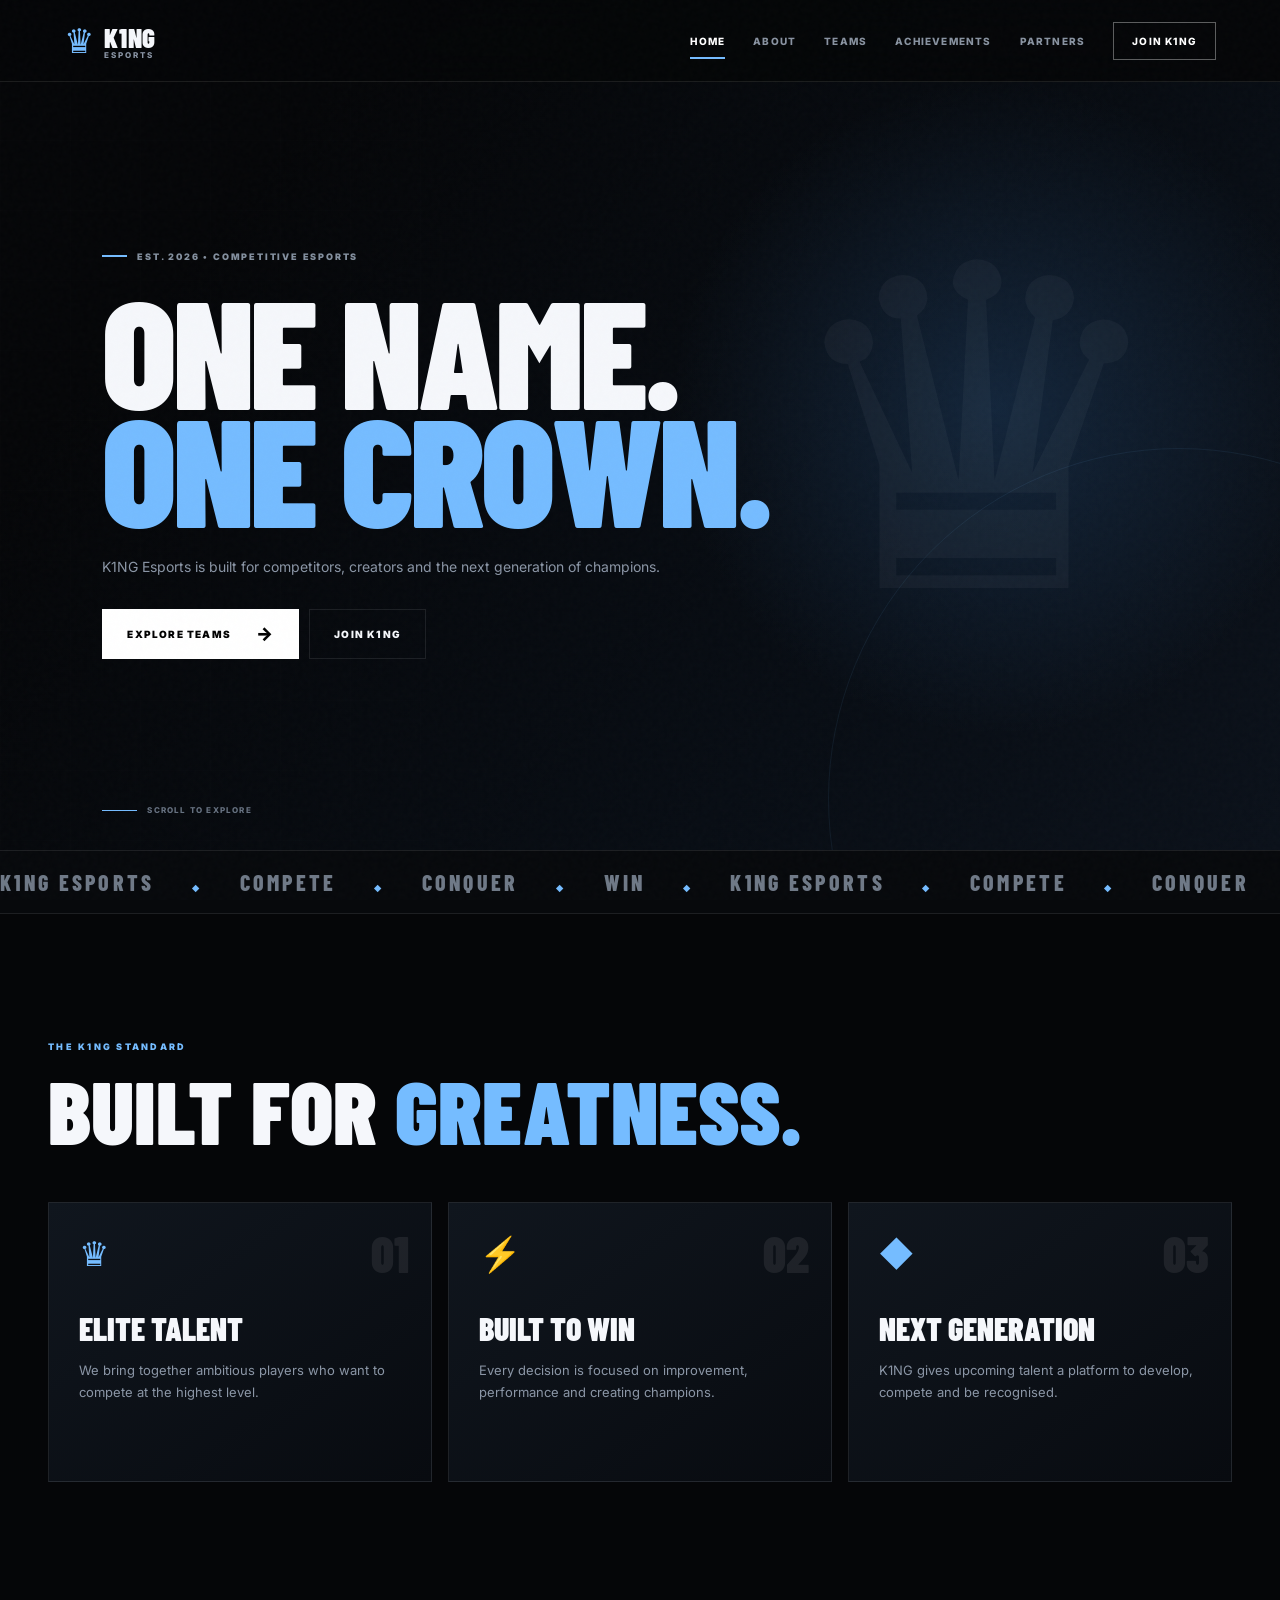
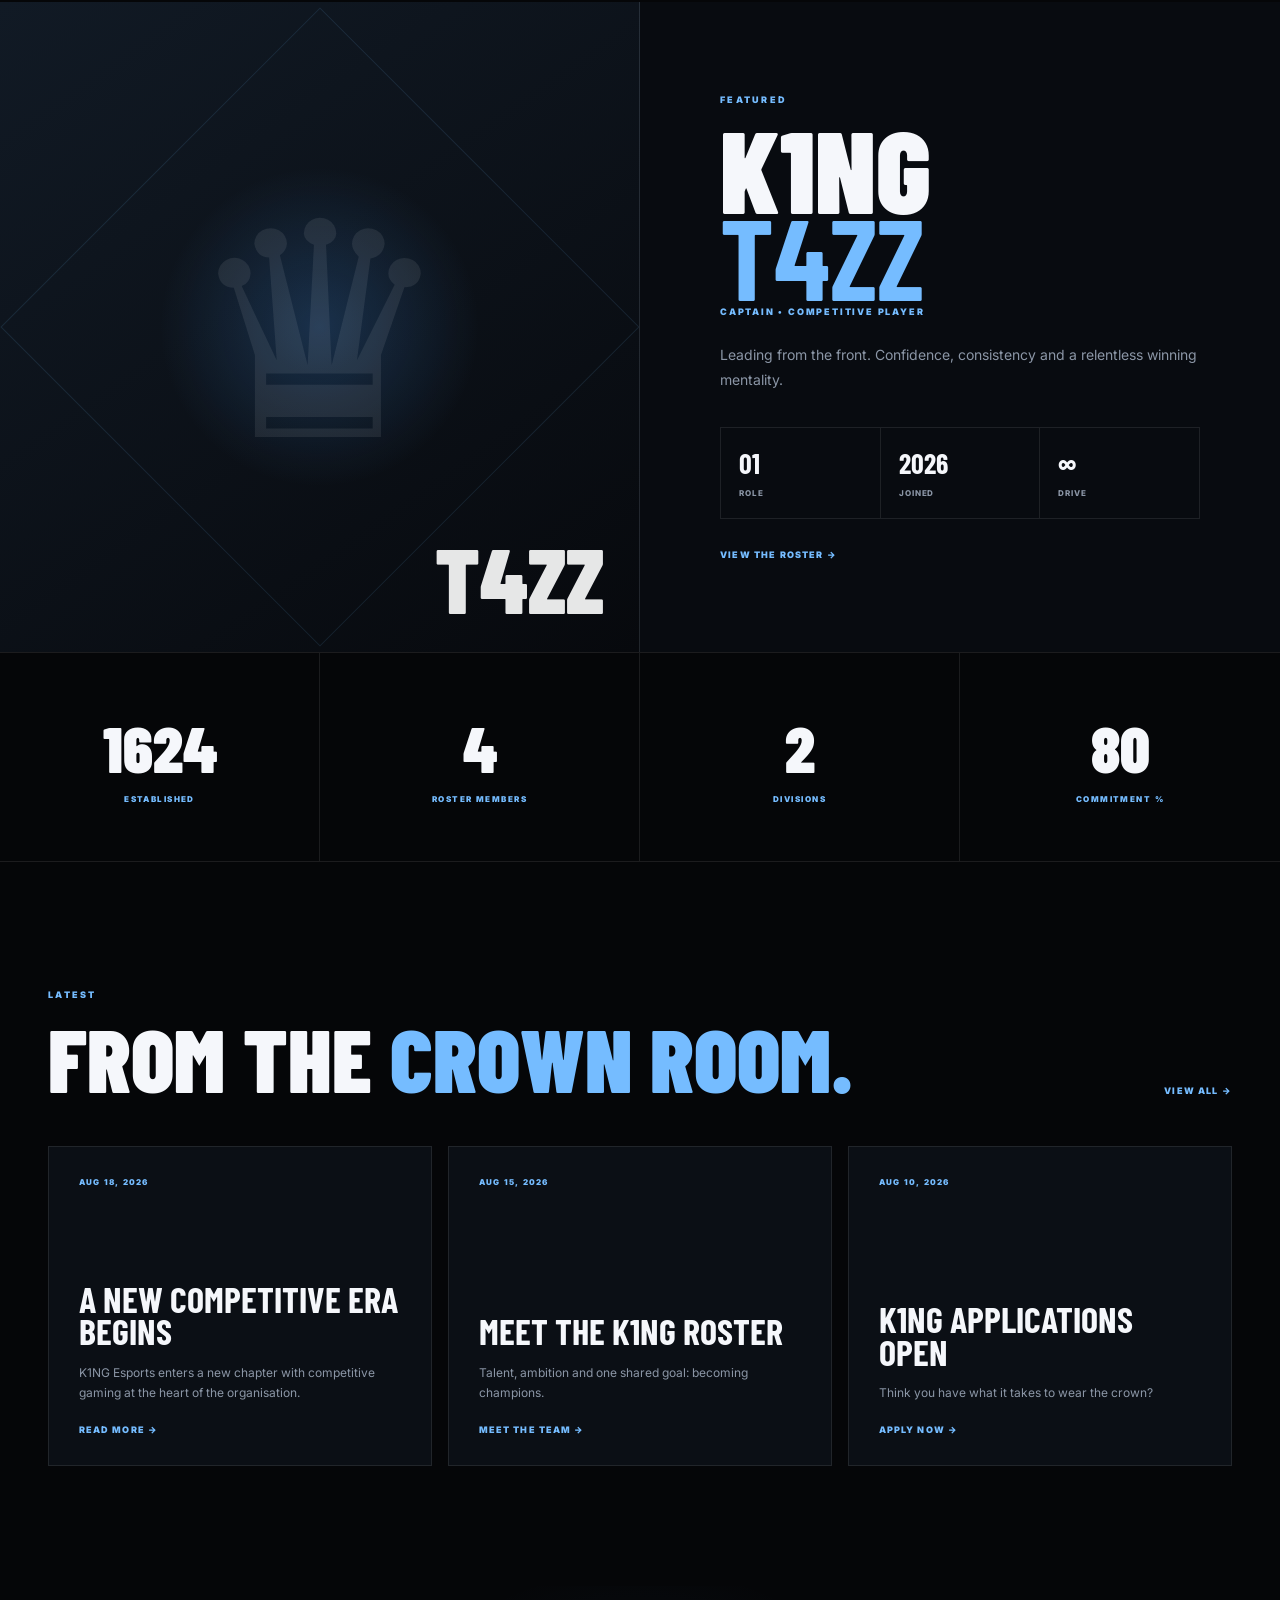
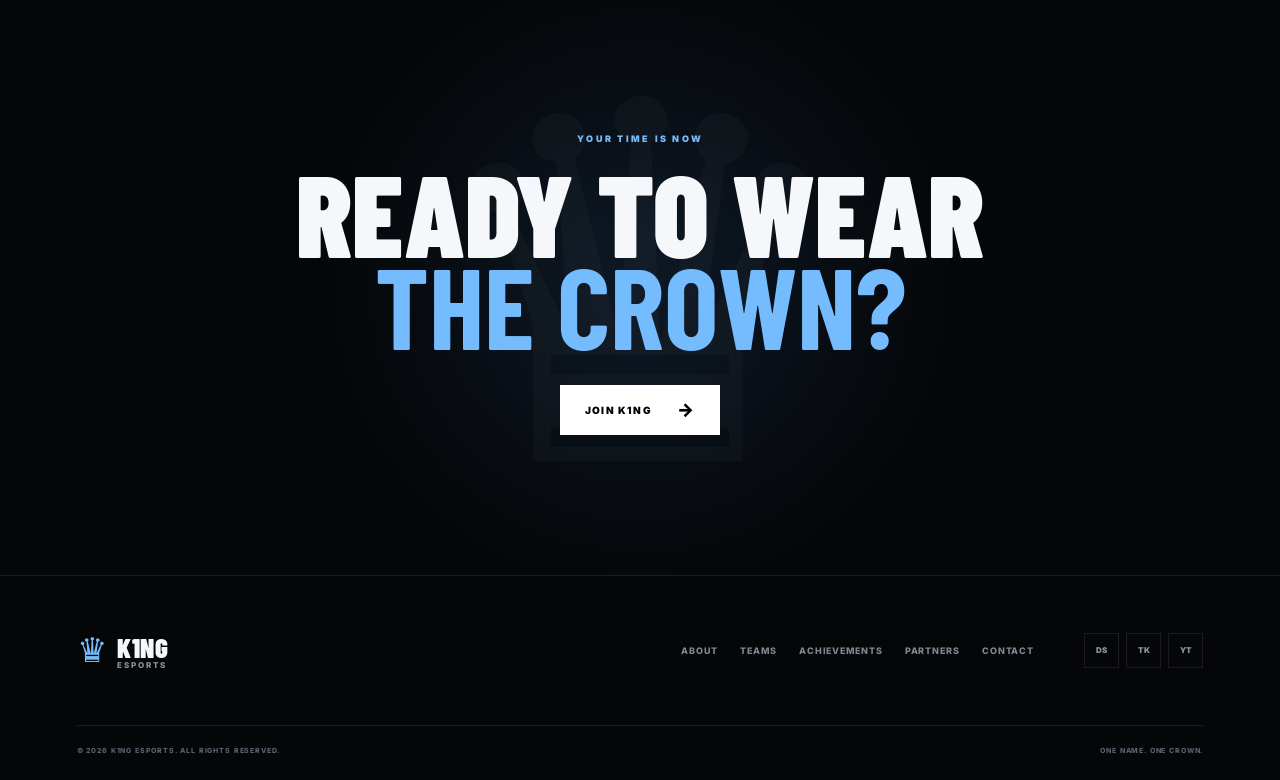
<file: index.html>
<!DOCTYPE html>
<html lang="en">
<head>
    <meta charset="UTF-8">
    <meta name="viewport" content="width=device-width, initial-scale=1.0">

    <title>K1NG Esports | One Name. One Crown.</title>

    <meta name="description"
          content="K1NG Esports — competitive gaming, creators, teams and the next generation of champions.">

    <link rel="stylesheet" href="css/style.css">
</head>

<body>

<!-- ================= NAVBAR ================= -->

<header class="navbar">

    <a href="index.html" class="brand">
        <div class="brand-crown">♛</div>

        <div>
            <strong>K1NG</strong>
            <span>ESPORTS</span>
        </div>
    </a>

    <button class="mobile-menu" id="mobileMenu" aria-label="Open navigation">
        <span></span>
        <span></span>
        <span></span>
    </button>

    <nav id="mainNav">

        <a href="index.html" class="active">Home</a>
        <a href="about.html">About</a>
        <a href="teams.html">Teams</a>
        <a href="achievements.html">Achievements</a>
        <a href="partners.html">Partners</a>
        <a href="contact.html" class="nav-cta">Join K1NG</a>

    </nav>

</header>


<main>

<!-- ================= HERO ================= -->

<section class="hero">

    <div class="hero-grid"></div>

    <div class="hero-content reveal">

        <div class="hero-tag">
            <span></span>
            EST. 2026 • COMPETITIVE ESPORTS
        </div>

        <h1>
            ONE NAME.
            <br>
            <em>ONE CROWN.</em>
        </h1>

        <p>
            K1NG Esports is built for competitors, creators
            and the next generation of champions.
        </p>

        <div class="hero-buttons">

            <a href="teams.html" class="btn btn-primary">
                EXPLORE TEAMS
                <span>→</span>
            </a>

            <a href="contact.html" class="btn btn-outline">
                JOIN K1NG
            </a>

        </div>

    </div>

    <div class="hero-symbol">
        ♛
    </div>

    <div class="scroll-indicator">
        <span></span>
        SCROLL TO EXPLORE
    </div>

</section>


<!-- ================= TICKER ================= -->

<section class="ticker">

    <div>
        K1NG ESPORTS
        <b>◆</b>
        COMPETE
        <b>◆</b>
        CONQUER
        <b>◆</b>
        WIN
        <b>◆</b>
        K1NG ESPORTS
        <b>◆</b>
        COMPETE
        <b>◆</b>
        CONQUER
        <b>◆</b>
        WIN
    </div>

</section>


<!-- ================= INTRO ================= -->

<section class="section intro">

    <div class="section-heading reveal">

        <span class="eyebrow">
            THE K1NG STANDARD
        </span>

        <h2>
            BUILT FOR
            <strong>GREATNESS.</strong>
        </h2>

    </div>


    <div class="feature-grid">

        <article class="feature-card reveal">

            <div class="feature-number">
                01
            </div>

            <div class="feature-icon">
                ♛
            </div>

            <h3>
                ELITE TALENT
            </h3>

            <p>
                We bring together ambitious players who
                want to compete at the highest level.
            </p>

        </article>


        <article class="feature-card reveal">

            <div class="feature-number">
                02
            </div>

            <div class="feature-icon">
                ⚡
            </div>

            <h3>
                BUILT TO WIN
            </h3>

            <p>
                Every decision is focused on improvement,
                performance and creating champions.
            </p>

        </article>


        <article class="feature-card reveal">

            <div class="feature-number">
                03
            </div>

            <div class="feature-icon">
                ◆
            </div>

            <h3>
                NEXT GENERATION
            </h3>

            <p>
                K1NG gives upcoming talent a platform
                to develop, compete and be recognised.
            </p>

        </article>

    </div>

</section>


<!-- ================= FEATURED PLAYER ================= -->

<section class="featured">

    <div class="featured-image reveal">

        <div class="featured-crown">
            ♛
        </div>

        <div class="featured-name">
            T4ZZ
        </div>

    </div>


    <div class="featured-content reveal">

        <span class="eyebrow">
            FEATURED
        </span>

        <h2>
            K1NG
            <strong>T4ZZ</strong>
        </h2>

        <span class="role">
            CAPTAIN • COMPETITIVE PLAYER
        </span>

        <p>
            Leading from the front. Confidence,
            consistency and a relentless winning mentality.
        </p>

        <div class="player-stats">

            <div>
                <strong>01</strong>
                <span>ROLE</span>
            </div>

            <div>
                <strong>2026</strong>
                <span>JOINED</span>
            </div>

            <div>
                <strong>∞</strong>
                <span>DRIVE</span>
            </div>

        </div>

        <a href="teams.html" class="text-link">
            VIEW THE ROSTER →
        </a>

    </div>

</section>


<!-- ================= NUMBERS ================= -->

<section class="numbers">

    <div class="number-item reveal">
        <strong data-count="2026">0</strong>
        <span>ESTABLISHED</span>
    </div>

    <div class="number-item reveal">
        <strong data-count="6">0</strong>
        <span>ROSTER MEMBERS</span>
    </div>

    <div class="number-item reveal">
        <strong data-count="3">0</strong>
        <span>DIVISIONS</span>
    </div>

    <div class="number-item reveal">
        <strong data-count="100">0</strong>
        <span>COMMITMENT %</span>
    </div>

</section>


<!-- ================= LATEST ================= -->

<section class="section latest">

    <div class="section-top">

        <div>
            <span class="eyebrow">
                LATEST
            </span>

            <h2>
                FROM THE
                <strong>CROWN ROOM.</strong>
            </h2>
        </div>

        <a href="achievements.html" class="text-link">
            VIEW ALL →
        </a>

    </div>


    <div class="news-grid">

        <article class="news-card reveal">

            <div class="news-date">
                AUG 18, 2026
            </div>

            <h3>
                A NEW COMPETITIVE ERA
                BEGINS
            </h3>

            <p>
                K1NG Esports enters a new chapter with
                competitive gaming at the heart of the organisation.
            </p>

            <a href="about.html">
                READ MORE →
            </a>

        </article>


        <article class="news-card reveal">

            <div class="news-date">
                AUG 15, 2026
            </div>

            <h3>
                MEET THE
                K1NG ROSTER
            </h3>

            <p>
                Talent, ambition and one shared goal:
                becoming champions.
            </p>

            <a href="teams.html">
                MEET THE TEAM →
            </a>

        </article>


        <article class="news-card reveal">

            <div class="news-date">
                AUG 10, 2026
            </div>

            <h3>
                K1NG APPLICATIONS
                OPEN
            </h3>

            <p>
                Think you have what it takes to wear the crown?
            </p>

            <a href="contact.html">
                APPLY NOW →
            </a>

        </article>

    </div>

</section>


<!-- ================= CTA ================= -->

<section class="big-cta">

    <div class="cta-crown">
        ♛
    </div>

    <span class="eyebrow">
        YOUR TIME IS NOW
    </span>

    <h2>
        READY TO WEAR
        <strong>THE CROWN?</strong>
    </h2>

    <a href="contact.html" class="btn btn-primary">
        JOIN K1NG
        <span>→</span>
    </a>

</section>

</main>


<!-- ================= FOOTER ================= -->

<footer>

    <div class="footer-top">

        <a href="index.html" class="brand">

            <div class="brand-crown">♛</div>

            <div>
                <strong>K1NG</strong>
                <span>ESPORTS</span>
            </div>

        </a>


        <div class="footer-links">

            <a href="about.html">About</a>
            <a href="teams.html">Teams</a>
            <a href="achievements.html">Achievements</a>
            <a href="partners.html">Partners</a>
            <a href="contact.html">Contact</a>

        </div>


        <div class="social-links">

            <a href="#" aria-label="Discord">DS</a>
            <a href="#" aria-label="TikTok">TK</a>
            <a href="#" aria-label="YouTube">YT</a>

        </div>

    </div>


    <div class="footer-bottom">

        <span>
            © 2026 K1NG ESPORTS. ALL RIGHTS RESERVED.
        </span>

        <span>
            ONE NAME. ONE CROWN.
        </span>

    </div>

</footer>


<script src="js/main.js"></script>

</body>
</html>
</file>
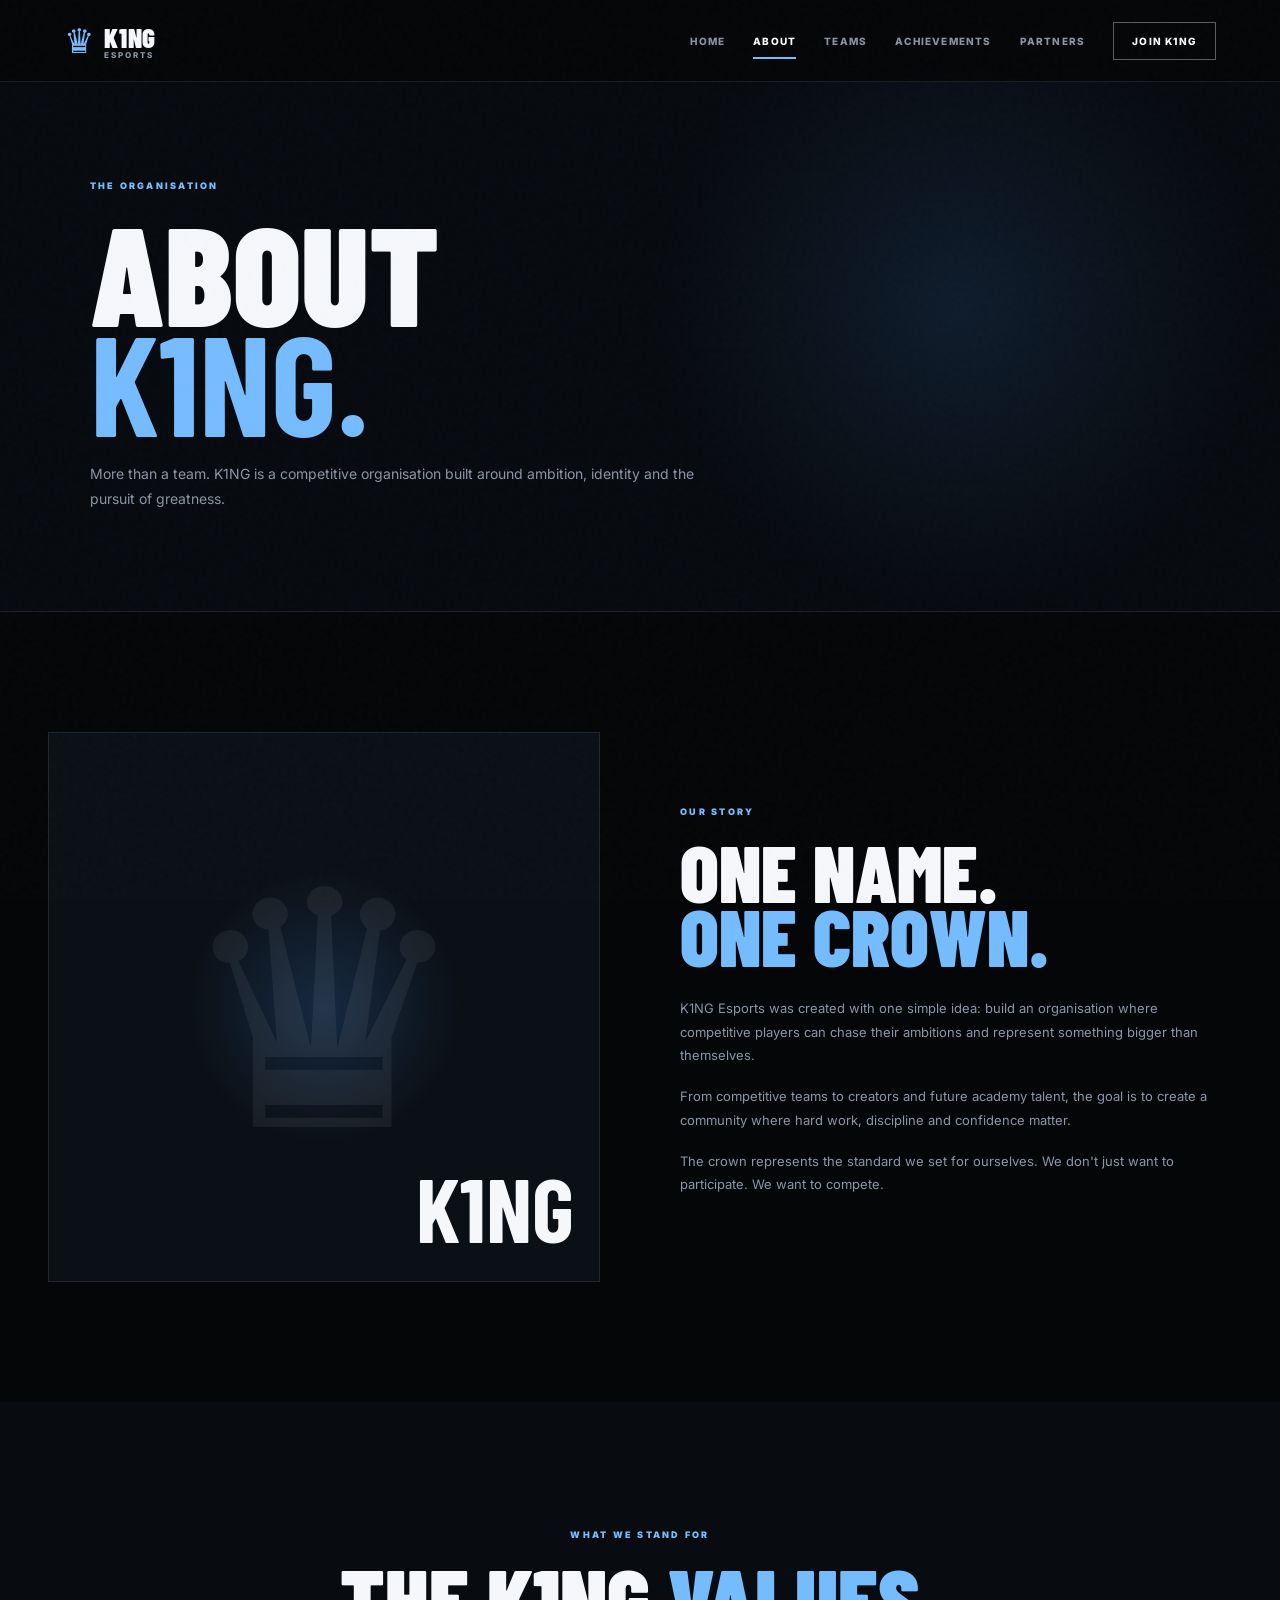
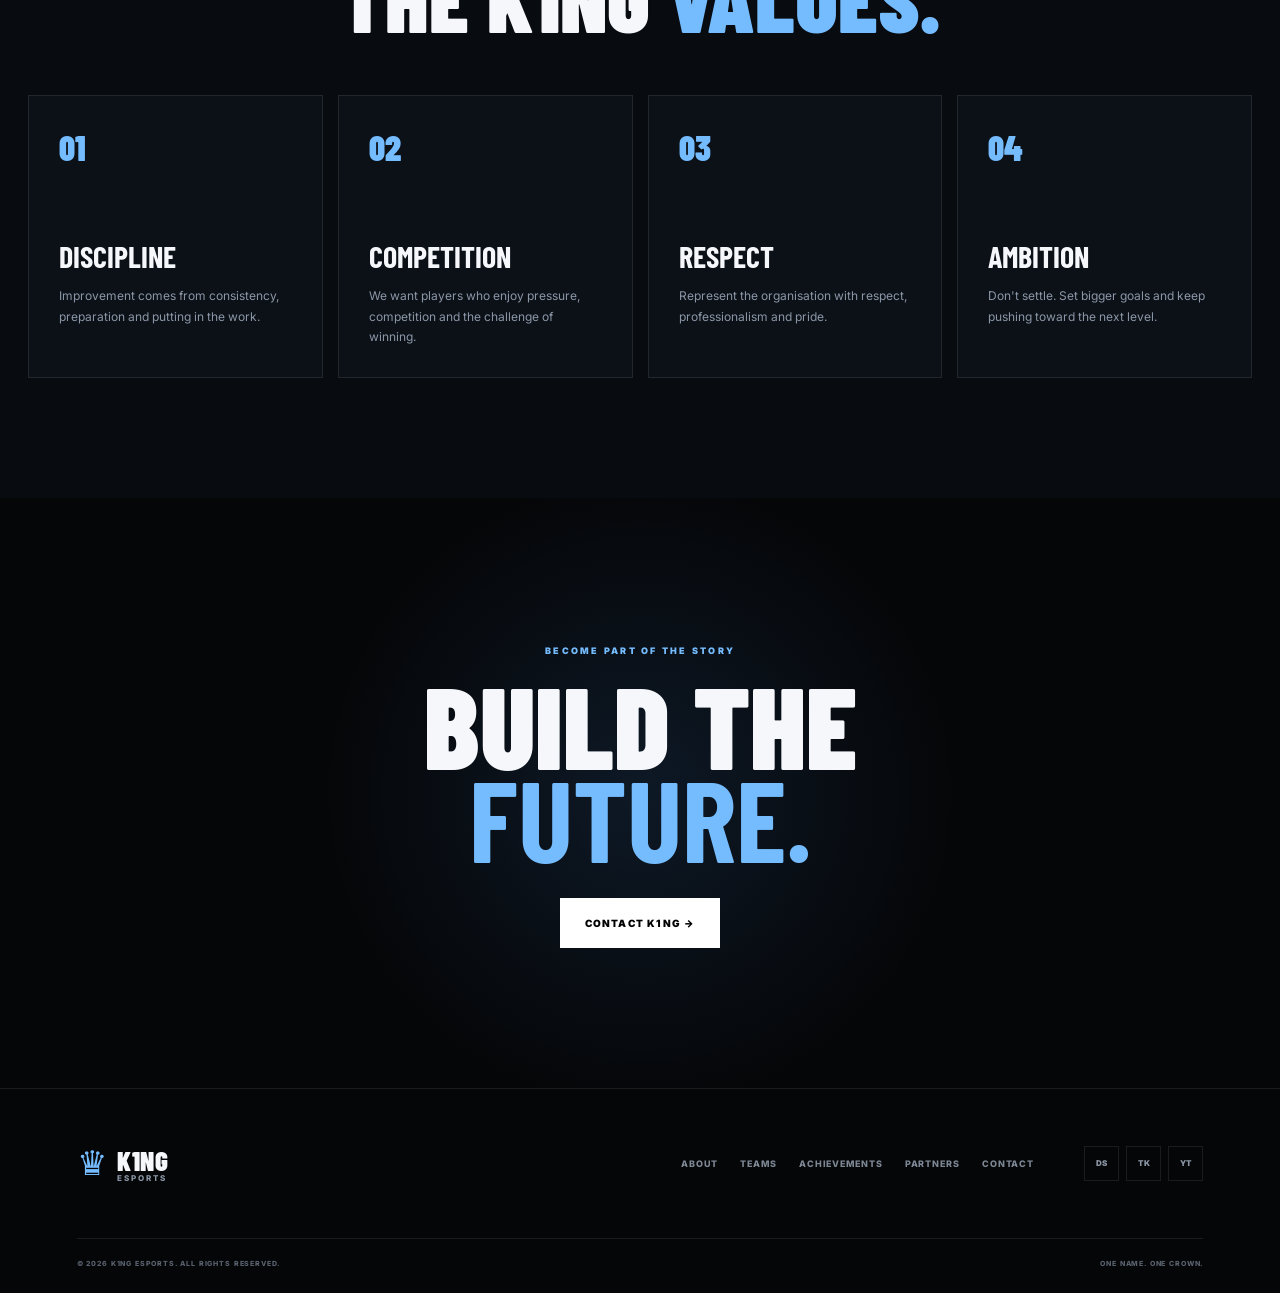
<file: about.html>
<!DOCTYPE html>
<html lang="en">
<head>

    <meta charset="UTF-8">
    <meta name="viewport" content="width=device-width, initial-scale=1.0">

    <title>About | K1NG Esports</title>

    <meta name="description"
          content="Learn about K1NG Esports, our vision, values and competitive mission.">

    <link rel="stylesheet" href="css/style.css">

</head>

<body>

<header class="navbar">

    <a href="index.html" class="brand">
        <div class="brand-crown">♛</div>

        <div>
            <strong>K1NG</strong>
            <span>ESPORTS</span>
        </div>
    </a>

    <button class="mobile-menu" id="mobileMenu">
        <span></span>
        <span></span>
        <span></span>
    </button>

    <nav id="mainNav">

        <a href="index.html">Home</a>
        <a href="about.html" class="active">About</a>
        <a href="teams.html">Teams</a>
        <a href="achievements.html">Achievements</a>
        <a href="partners.html">Partners</a>
        <a href="contact.html" class="nav-cta">Join K1NG</a>

    </nav>

</header>


<main>

<section class="page-hero">

    <span class="eyebrow">
        THE ORGANISATION
    </span>

    <h1>
        ABOUT
        <strong>K1NG.</strong>
    </h1>

    <p>
        More than a team. K1NG is a competitive organisation
        built around ambition, identity and the pursuit of greatness.
    </p>

</section>


<section class="section story">

    <div class="story-image reveal">
        <span>♛</span>
        <strong>K1NG</strong>
    </div>


    <div class="story-content reveal">

        <span class="eyebrow">
            OUR STORY
        </span>

        <h2>
            ONE NAME.
            <strong>ONE CROWN.</strong>
        </h2>

        <p>
            K1NG Esports was created with one simple idea:
            build an organisation where competitive players
            can chase their ambitions and represent something
            bigger than themselves.
        </p>

        <p>
            From competitive teams to creators and future
            academy talent, the goal is to create a community
            where hard work, discipline and confidence matter.
        </p>

        <p>
            The crown represents the standard we set for ourselves.
            We don't just want to participate. We want to compete.
        </p>

    </div>

</section>


<section class="values">

    <div class="section-heading center">

        <span class="eyebrow">
            WHAT WE STAND FOR
        </span>

        <h2>
            THE K1NG
            <strong>VALUES.</strong>
        </h2>

    </div>


    <div class="value-grid">

        <article class="value-card reveal">

            <span>01</span>

            <h3>
                DISCIPLINE
            </h3>

            <p>
                Improvement comes from consistency,
                preparation and putting in the work.
            </p>

        </article>


        <article class="value-card reveal">

            <span>02</span>

            <h3>
                COMPETITION
            </h3>

            <p>
                We want players who enjoy pressure,
                competition and the challenge of winning.
            </p>

        </article>


        <article class="value-card reveal">

            <span>03</span>

            <h3>
                RESPECT
            </h3>

            <p>
                Represent the organisation with respect,
                professionalism and pride.
            </p>

        </article>


        <article class="value-card reveal">

            <span>04</span>

            <h3>
                AMBITION
            </h3>

            <p>
                Don't settle. Set bigger goals and keep
                pushing toward the next level.
            </p>

        </article>

    </div>

</section>


<section class="big-cta">

    <span class="eyebrow">
        BECOME PART OF THE STORY
    </span>

    <h2>
        BUILD THE
        <strong>FUTURE.</strong>
    </h2>

    <a href="contact.html" class="btn btn-primary">
        CONTACT K1NG →
    </a>

</section>

</main>


<footer>

    <div class="footer-top">

        <a href="index.html" class="brand">
            <div class="brand-crown">♛</div>

            <div>
                <strong>K1NG</strong>
                <span>ESPORTS</span>
            </div>
        </a>

        <div class="footer-links">
            <a href="about.html">About</a>
            <a href="teams.html">Teams</a>
            <a href="achievements.html">Achievements</a>
            <a href="partners.html">Partners</a>
            <a href="contact.html">Contact</a>
        </div>

        <div class="social-links">
            <a href="#">DS</a>
            <a href="#">TK</a>
            <a href="#">YT</a>
        </div>

    </div>

    <div class="footer-bottom">
        <span>© 2026 K1NG ESPORTS. ALL RIGHTS RESERVED.</span>
        <span>ONE NAME. ONE CROWN.</span>
    </div>

</footer>


<script src="js/main.js"></script>

</body>
</html>
</file>
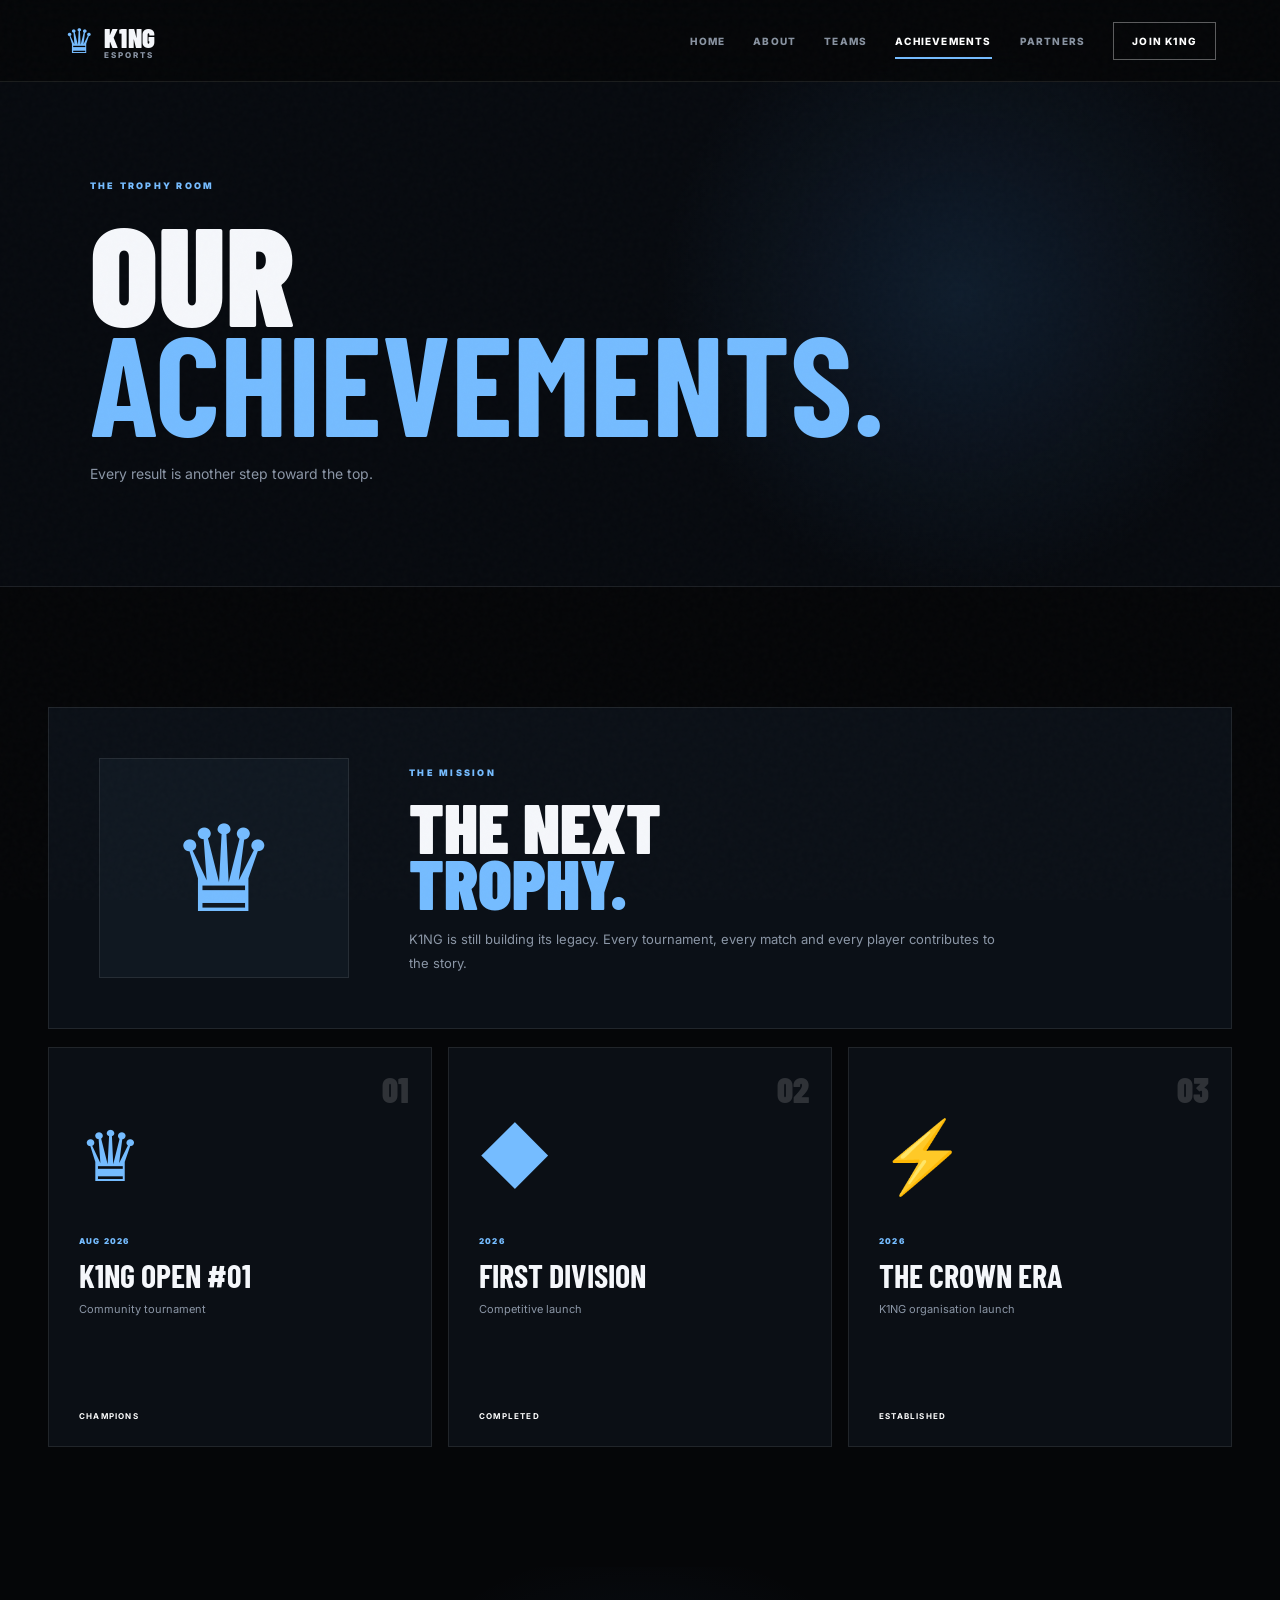
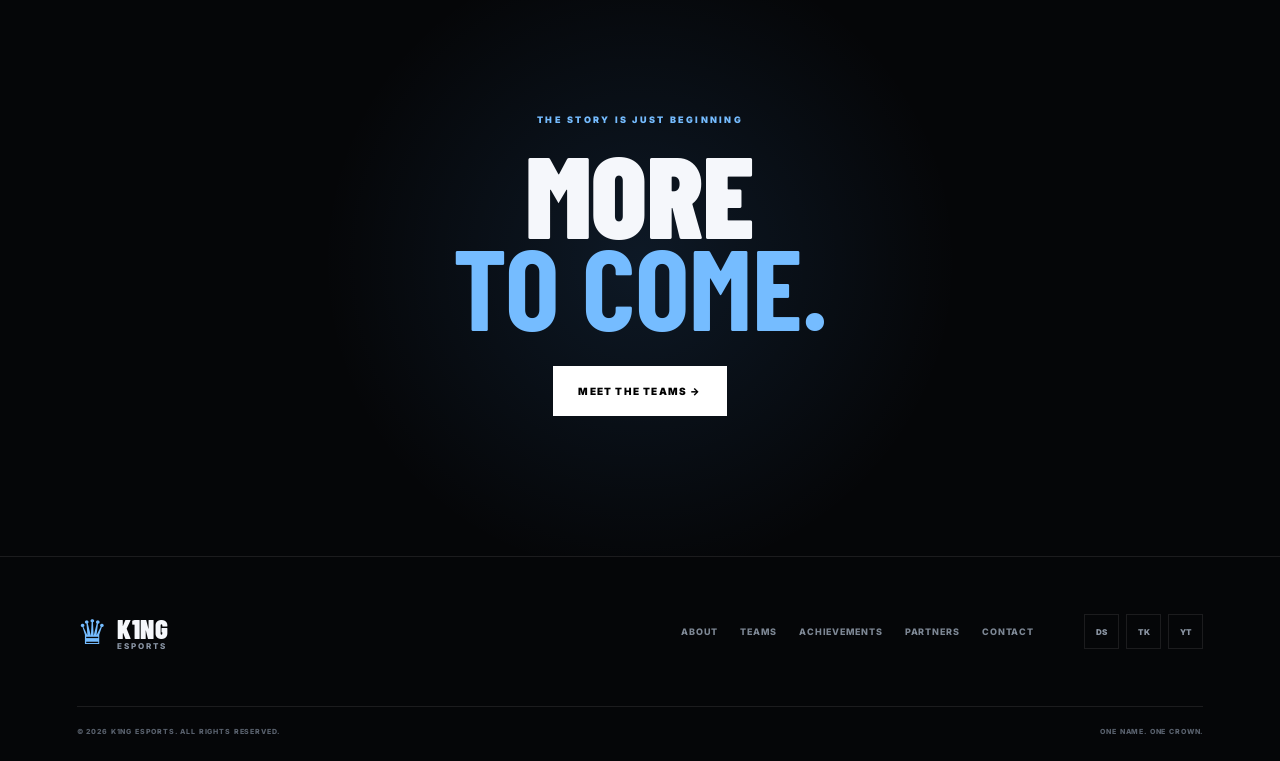
<file: achievements.html>
<!DOCTYPE html>
<html lang="en">
<head>

    <meta charset="UTF-8">
    <meta name="viewport" content="width=device-width, initial-scale=1.0">

    <title>Achievements | K1NG Esports</title>

    <link rel="stylesheet" href="css/style.css">

</head>

<body>

<header class="navbar">

    <a href="index.html" class="brand">
        <div class="brand-crown">♛</div>

        <div>
            <strong>K1NG</strong>
            <span>ESPORTS</span>
        </div>
    </a>

    <button class="mobile-menu" id="mobileMenu">
        <span></span>
        <span></span>
        <span></span>
    </button>

    <nav id="mainNav">

        <a href="index.html">Home</a>
        <a href="about.html">About</a>
        <a href="teams.html">Teams</a>
        <a href="achievements.html" class="active">Achievements</a>
        <a href="partners.html">Partners</a>
        <a href="contact.html" class="nav-cta">Join K1NG</a>

    </nav>

</header>


<main>

<section class="page-hero">

    <span class="eyebrow">
        THE TROPHY ROOM
    </span>

    <h1>
        OUR
        <strong>ACHIEVEMENTS.</strong>
    </h1>

    <p>
        Every result is another step toward the top.
    </p>

</section>


<section class="section">

    <div class="achievement-feature reveal">

        <div class="achievement-trophy">
            ♛
        </div>

        <div>

            <span class="eyebrow">
                THE MISSION
            </span>

            <h2>
                THE NEXT
                <strong>TROPHY.</strong>
            </h2>

            <p>
                K1NG is still building its legacy.
                Every tournament, every match and every
                player contributes to the story.
            </p>

        </div>

    </div>


    <div class="achievement-grid">

        <article class="achievement-card reveal">

            <span>
                01
            </span>

            <div class="medal">
                ♛
            </div>

            <small>
                AUG 2026
            </small>

            <h3>
                K1NG OPEN #01
            </h3>

            <p>
                Community tournament
            </p>

            <strong>
                CHAMPIONS
            </strong>

        </article>


        <article class="achievement-card reveal">

            <span>
                02
            </span>

            <div class="medal">
                ◆
            </div>

            <small>
                2026
            </small>

            <h3>
                FIRST DIVISION
            </h3>

            <p>
                Competitive launch
            </p>

            <strong>
                COMPLETED
            </strong>

        </article>


        <article class="achievement-card reveal">

            <span>
                03
            </span>

            <div class="medal">
                ⚡
            </div>

            <small>
                2026
            </small>

            <h3>
                THE CROWN ERA
            </h3>

            <p>
                K1NG organisation launch
            </p>

            <strong>
                ESTABLISHED
            </strong>

        </article>

    </div>

</section>


<section class="big-cta">

    <span class="eyebrow">
        THE STORY IS JUST BEGINNING
    </span>

    <h2>
        MORE
        <strong>TO COME.</strong>
    </h2>

    <a href="teams.html" class="btn btn-primary">
        MEET THE TEAMS →
    </a>

</section>

</main>


<footer>

    <div class="footer-top">

        <a href="index.html" class="brand">
            <div class="brand-crown">♛</div>

            <div>
                <strong>K1NG</strong>
                <span>ESPORTS</span>
            </div>
        </a>

        <div class="footer-links">
            <a href="about.html">About</a>
            <a href="teams.html">Teams</a>
            <a href="achievements.html">Achievements</a>
            <a href="partners.html">Partners</a>
            <a href="contact.html">Contact</a>
        </div>

        <div class="social-links">
            <a href="#">DS</a>
            <a href="#">TK</a>
            <a href="#">YT</a>
        </div>

    </div>

    <div class="footer-bottom">
        <span>© 2026 K1NG ESPORTS. ALL RIGHTS RESERVED.</span>
        <span>ONE NAME. ONE CROWN.</span>
    </div>

</footer>


<script src="js/main.js"></script>

</body>
</html>
</file>
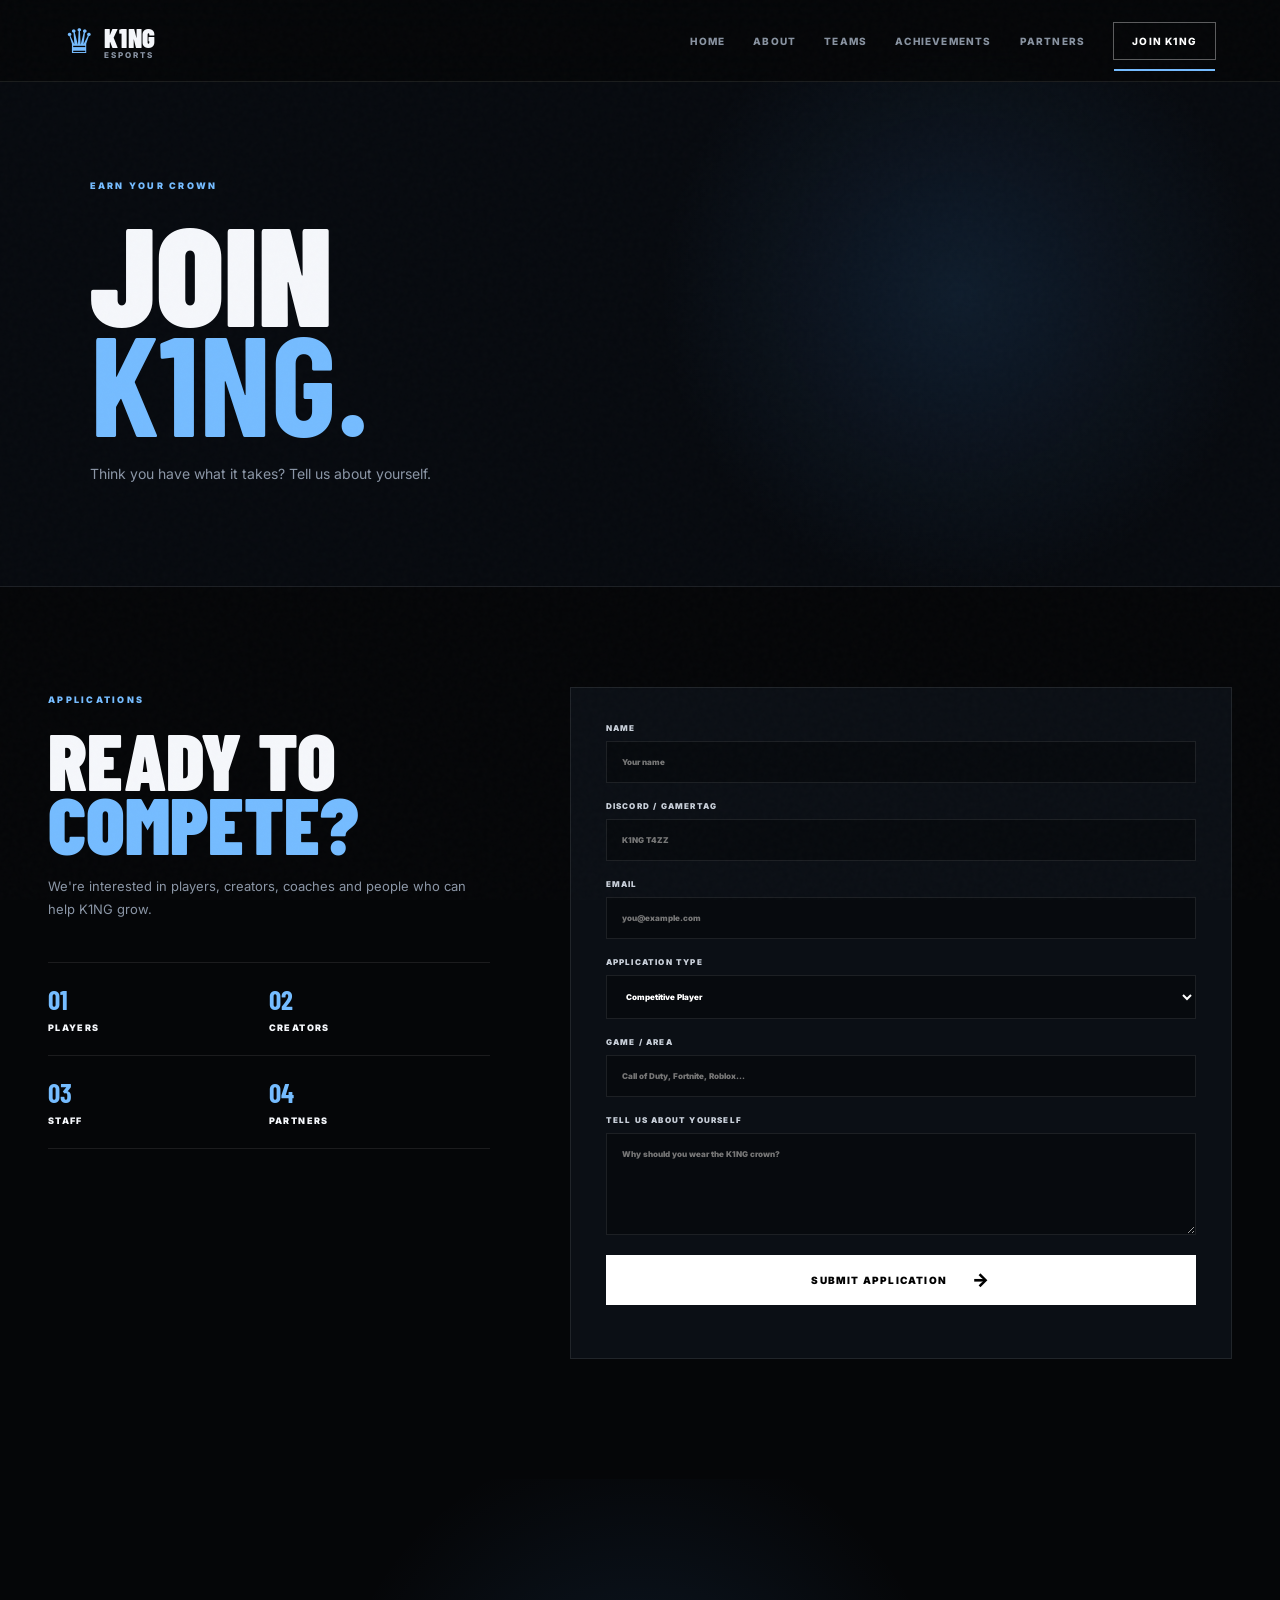
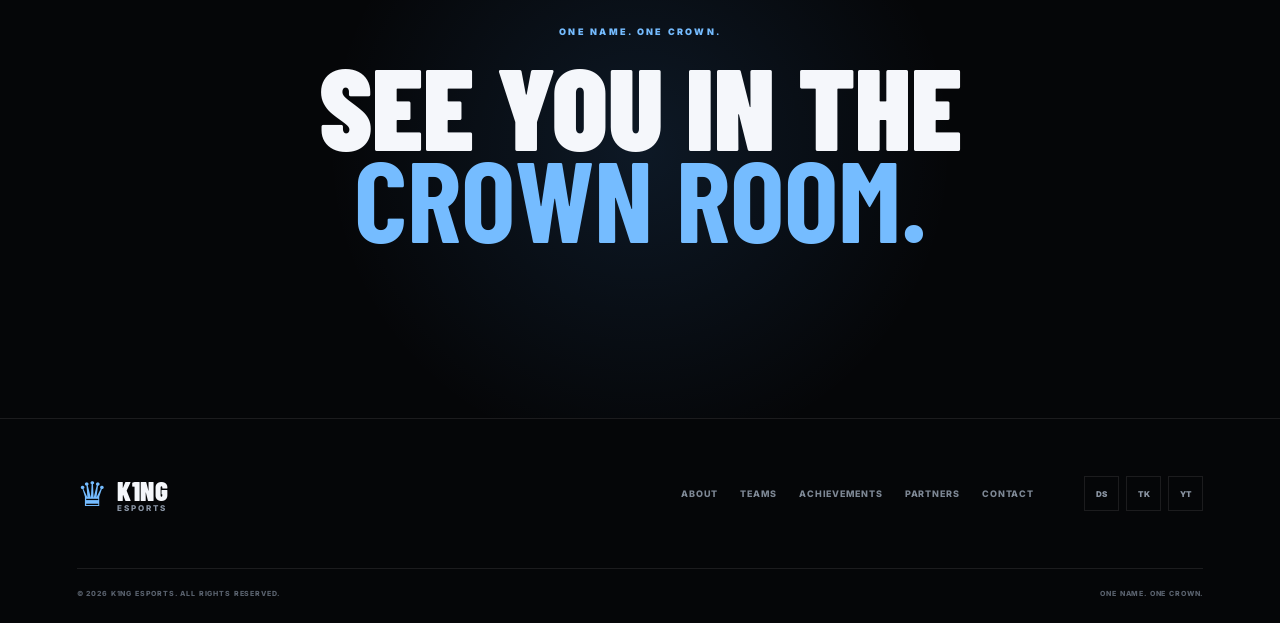
<file: contact.html>
<!DOCTYPE html>
<html lang="en">
<head>

    <meta charset="UTF-8">
    <meta name="viewport" content="width=device-width, initial-scale=1.0">

    <title>Join K1NG | K1NG Esports</title>

    <meta name="description"
          content="Apply to join K1NG Esports as a player, creator or staff member.">

    <link rel="stylesheet" href="css/style.css">

</head>

<body>

<header class="navbar">

    <a href="index.html" class="brand">
        <div class="brand-crown">♛</div>

        <div>
            <strong>K1NG</strong>
            <span>ESPORTS</span>
        </div>
    </a>

    <button class="mobile-menu" id="mobileMenu">
        <span></span>
        <span></span>
        <span></span>
    </button>

    <nav id="mainNav">

        <a href="index.html">Home</a>
        <a href="about.html">About</a>
        <a href="teams.html">Teams</a>
        <a href="achievements.html">Achievements</a>
        <a href="partners.html">Partners</a>
        <a href="contact.html" class="active nav-cta">Join K1NG</a>

    </nav>

</header>


<main>

<section class="page-hero">

    <span class="eyebrow">
        EARN YOUR CROWN
    </span>

    <h1>
        JOIN
        <strong>K1NG.</strong>
    </h1>

    <p>
        Think you have what it takes?
        Tell us about yourself.
    </p>

</section>


<section class="section contact-section">

    <div class="contact-layout">


        <div class="contact-info reveal">

            <span class="eyebrow">
                APPLICATIONS
            </span>

            <h2>
                READY TO
                <strong>COMPETE?</strong>
            </h2>

            <p>
                We're interested in players, creators,
                coaches and people who can help K1NG grow.
            </p>

            <div class="contact-points">

                <div>
                    <strong>01</strong>
                    <span>PLAYERS</span>
                </div>

                <div>
                    <strong>02</strong>
                    <span>CREATORS</span>
                </div>

                <div>
                    <strong>03</strong>
                    <span>STAFF</span>
                </div>

                <div>
                    <strong>04</strong>
                    <span>PARTNERS</span>
                </div>

            </div>

        </div>


        <form id="applicationForm" class="application-form reveal">

            <label>
                NAME

                <input
                    type="text"
                    name="name"
                    placeholder="Your name"
                    required
                >
            </label>


            <label>
                DISCORD / GAMERTAG

                <input
                    type="text"
                    name="discord"
                    placeholder="K1NG T4ZZ"
                    required
                >
            </label>


            <label>
                EMAIL

                <input
                    type="email"
                    name="email"
                    placeholder="you@example.com"
                    required
                >
            </label>


            <label>
                APPLICATION TYPE

                <select name="type">

                    <option value="player">
                        Competitive Player
                    </option>

                    <option value="creator">
                        Content Creator
                    </option>

                    <option value="staff">
                        Coach / Staff
                    </option>

                    <option value="partner">
                        Partnership
                    </option>

                </select>

            </label>


            <label>
                GAME / AREA

                <input
                    type="text"
                    name="game"
                    placeholder="Call of Duty, Fortnite, Roblox..."
                    required
                >
            </label>


            <label>
                TELL US ABOUT YOURSELF

                <textarea
                    name="message"
                    rows="7"
                    placeholder="Why should you wear the K1NG crown?"
                    required
                ></textarea>

            </label>


            <button
                type="submit"
                class="btn btn-primary"
            >
                SUBMIT APPLICATION
                <span>→</span>
            </button>


            <div id="formMessage"></div>

        </form>

    </div>

</section>


<section class="big-cta">

    <span class="eyebrow">
        ONE NAME. ONE CROWN.
    </span>

    <h2>
        SEE YOU IN THE
        <strong>CROWN ROOM.</strong>
    </h2>

</section>

</main>


<footer>

    <div class="footer-top">

        <a href="index.html" class="brand">
            <div class="brand-crown">♛</div>

            <div>
                <strong>K1NG</strong>
                <span>ESPORTS</span>
            </div>
        </a>

        <div class="footer-links">
            <a href="about.html">About</a>
            <a href="teams.html">Teams</a>
            <a href="achievements.html">Achievements</a>
            <a href="partners.html">Partners</a>
            <a href="contact.html">Contact</a>
        </div>

        <div class="social-links">
            <a href="#">DS</a>
            <a href="#">TK</a>
            <a href="#">YT</a>
        </div>

    </div>

    <div class="footer-bottom">
        <span>© 2026 K1NG ESPORTS. ALL RIGHTS RESERVED.</span>
        <span>ONE NAME. ONE CROWN.</span>
    </div>

</footer>


<script src="js/main.js"></script>

</body>
</html>
</file>
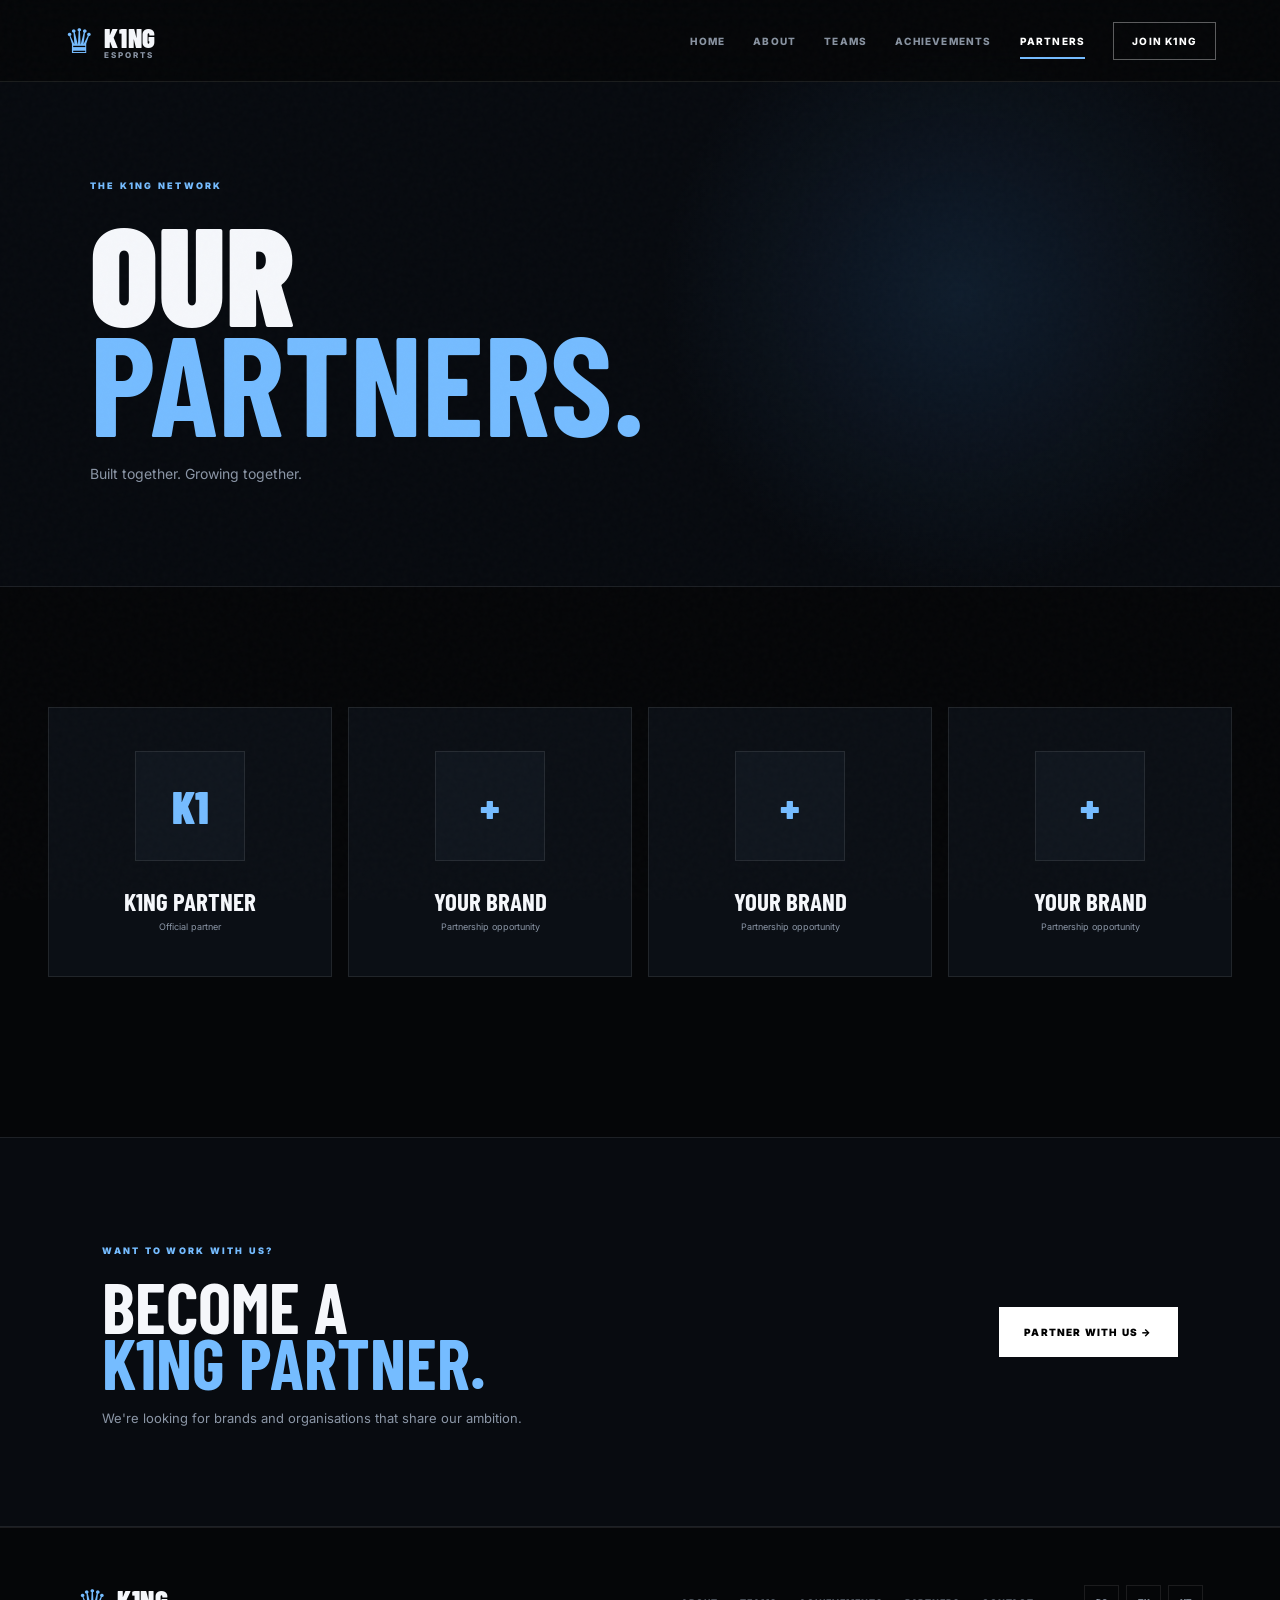
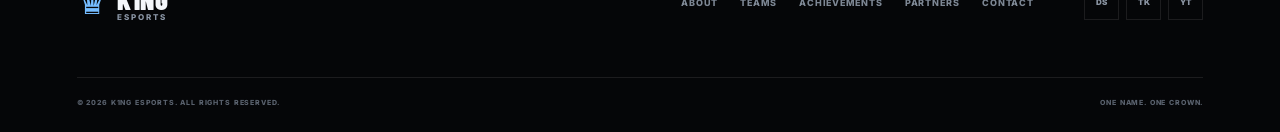
<file: partners.html>
<!DOCTYPE html>
<html lang="en">
<head>

    <meta charset="UTF-8">
    <meta name="viewport" content="width=device-width, initial-scale=1.0">

    <title>Partners | K1NG Esports</title>

    <link rel="stylesheet" href="css/style.css">

</head>

<body>

<header class="navbar">

    <a href="index.html" class="brand">
        <div class="brand-crown">♛</div>

        <div>
            <strong>K1NG</strong>
            <span>ESPORTS</span>
        </div>
    </a>

    <button class="mobile-menu" id="mobileMenu">
        <span></span>
        <span></span>
        <span></span>
    </button>

    <nav id="mainNav">

        <a href="index.html">Home</a>
        <a href="about.html">About</a>
        <a href="teams.html">Teams</a>
        <a href="achievements.html">Achievements</a>
        <a href="partners.html" class="active">Partners</a>
        <a href="contact.html" class="nav-cta">Join K1NG</a>

    </nav>

</header>


<main>

<section class="page-hero">

    <span class="eyebrow">
        THE K1NG NETWORK
    </span>

    <h1>
        OUR
        <strong>PARTNERS.</strong>
    </h1>

    <p>
        Built together. Growing together.
    </p>

</section>


<section class="section partners-section">

    <div class="partner-grid">

        <article class="partner-card reveal">

            <div class="partner-logo">
                K1
            </div>

            <h3>
                K1NG PARTNER
            </h3>

            <p>
                Official partner
            </p>

        </article>


        <article class="partner-card reveal">

            <div class="partner-logo">
                +
            </div>

            <h3>
                YOUR BRAND
            </h3>

            <p>
                Partnership opportunity
            </p>

        </article>


        <article class="partner-card reveal">

            <div class="partner-logo">
                +
            </div>

            <h3>
                YOUR BRAND
            </h3>

            <p>
                Partnership opportunity
            </p>

        </article>


        <article class="partner-card reveal">

            <div class="partner-logo">
                +
            </div>

            <h3>
                YOUR BRAND
            </h3>

            <p>
                Partnership opportunity
            </p>

        </article>

    </div>

</section>


<section class="partner-cta">

    <div>

        <span class="eyebrow">
            WANT TO WORK WITH US?
        </span>

        <h2>
            BECOME A
            <strong>K1NG PARTNER.</strong>
        </h2>

        <p>
            We're looking for brands and organisations
            that share our ambition.
        </p>

    </div>

    <a href="contact.html" class="btn btn-primary">
        PARTNER WITH US →
    </a>

</section>

</main>


<footer>

    <div class="footer-top">

        <a href="index.html" class="brand">
            <div class="brand-crown">♛</div>

            <div>
                <strong>K1NG</strong>
                <span>ESPORTS</span>
            </div>
        </a>

        <div class="footer-links">
            <a href="about.html">About</a>
            <a href="teams.html">Teams</a>
            <a href="achievements.html">Achievements</a>
            <a href="partners.html">Partners</a>
            <a href="contact.html">Contact</a>
        </div>

        <div class="social-links">
            <a href="#">DS</a>
            <a href="#">TK</a>
            <a href="#">YT</a>
        </div>

    </div>

    <div class="footer-bottom">
        <span>© 2026 K1NG ESPORTS. ALL RIGHTS RESERVED.</span>
        <span>ONE NAME. ONE CROWN.</span>
    </div>

</footer>


<script src="js/main.js"></script>

</body>
</html>
</file>
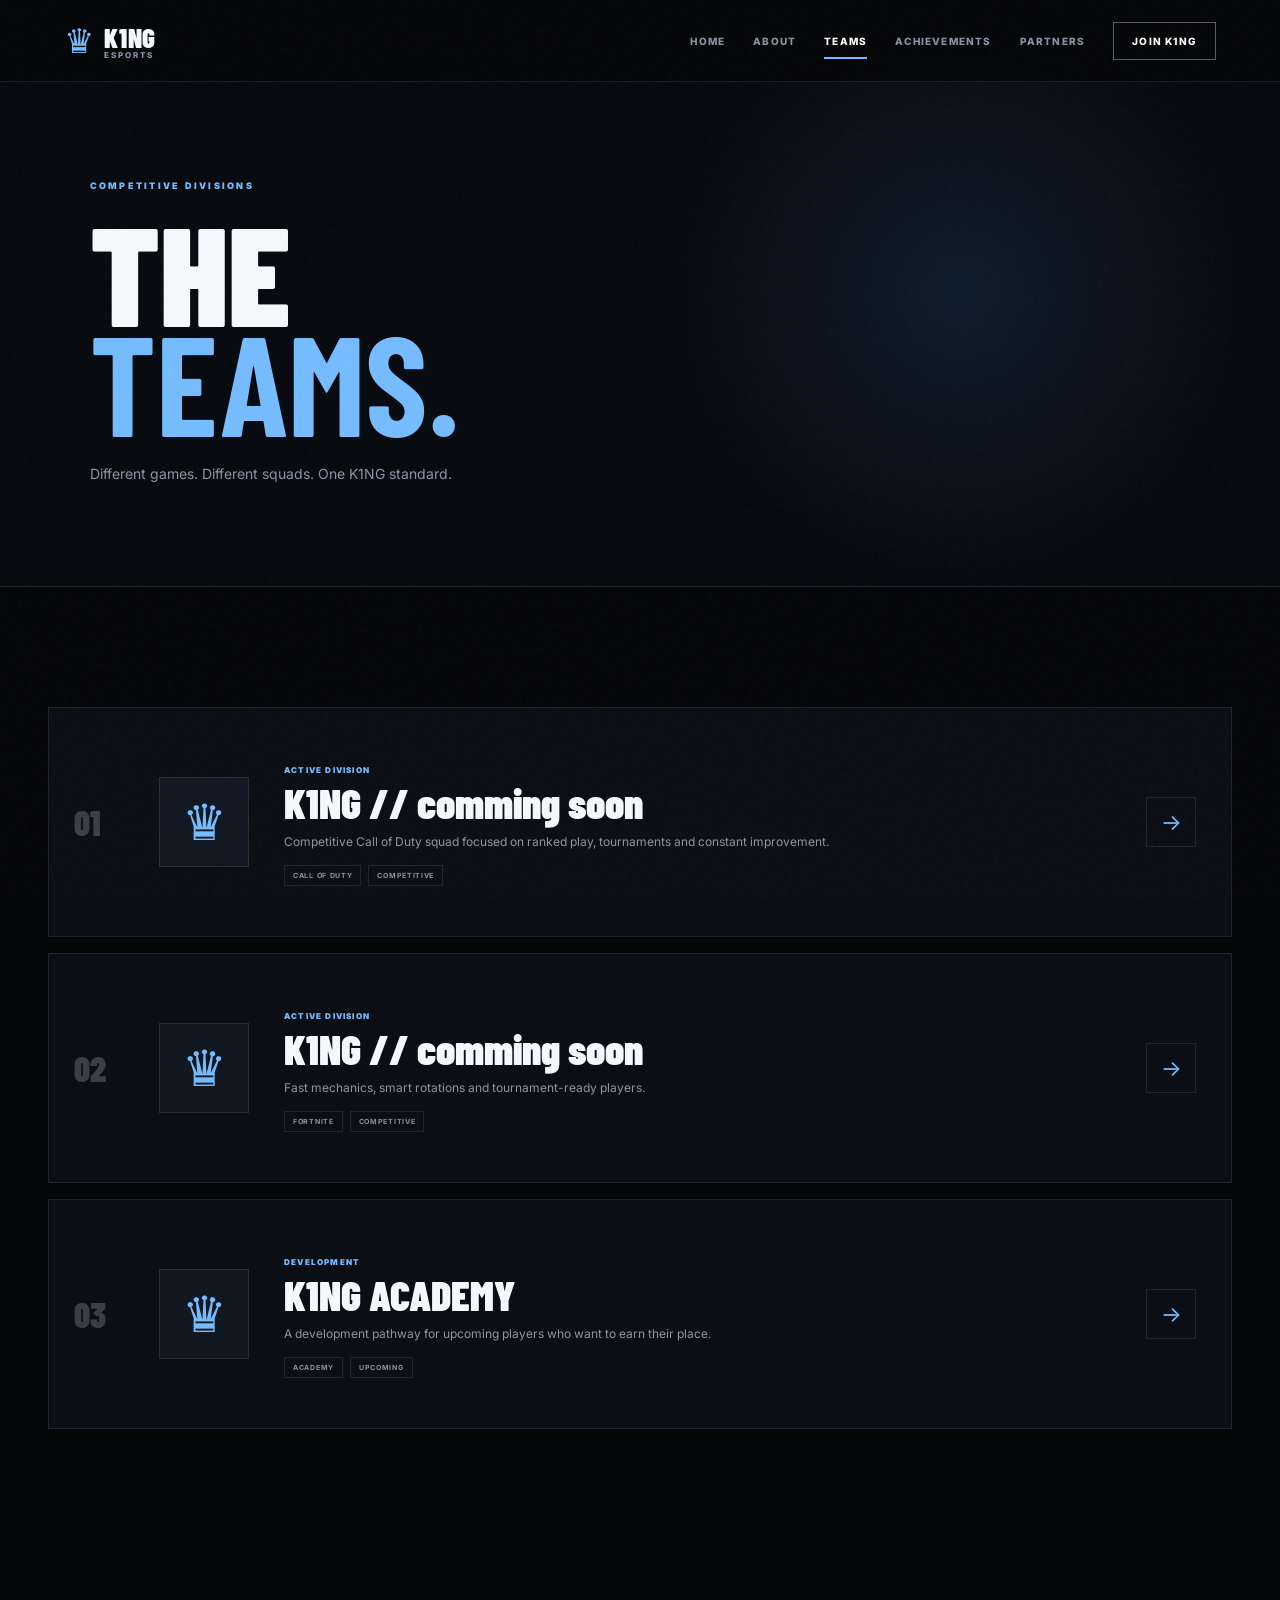
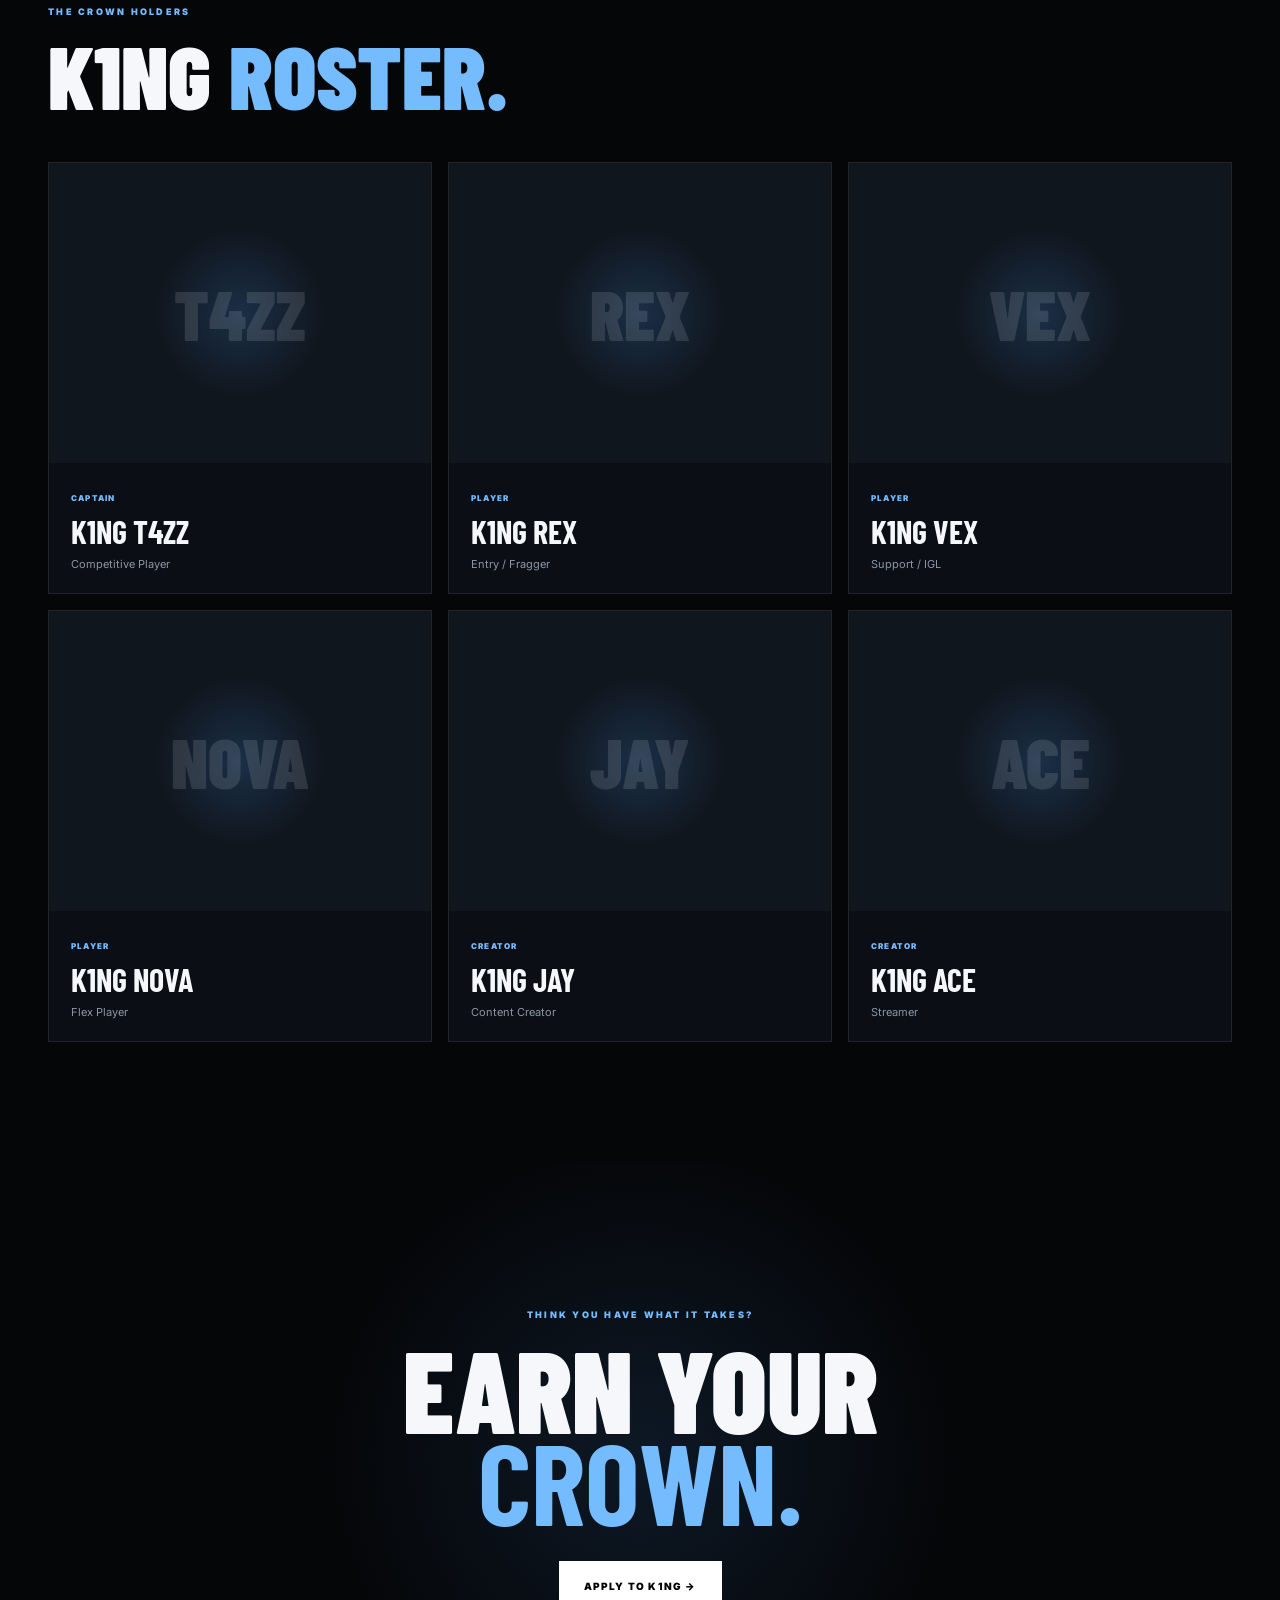
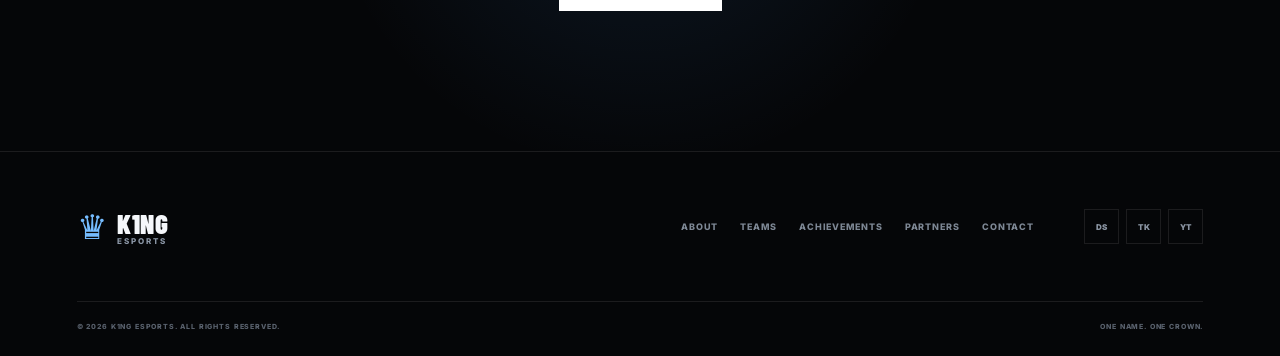
<file: teams.html>
<!DOCTYPE html>
<html lang="en">
<head>

    <meta charset="UTF-8">
    <meta name="viewport" content="width=device-width, initial-scale=1.0">

    <title>Teams | K1NG Esports</title>

    <link rel="stylesheet" href="css/style.css">

</head>

<body>

<header class="navbar">

    <a href="index.html" class="brand">
        <div class="brand-crown">♛</div>

        <div>
            <strong>K1NG</strong>
            <span>ESPORTS</span>
        </div>
    </a>

    <button class="mobile-menu" id="mobileMenu">
        <span></span>
        <span></span>
        <span></span>
    </button>

    <nav id="mainNav">

        <a href="index.html">Home</a>
        <a href="about.html">About</a>
        <a href="teams.html" class="active">Teams</a>
        <a href="achievements.html">Achievements</a>
        <a href="partners.html">Partners</a>
        <a href="contact.html" class="nav-cta">Join K1NG</a>

    </nav>

</header>


<main>

<section class="page-hero">

    <span class="eyebrow">
        COMPETITIVE DIVISIONS
    </span>

    <h1>
        THE
        <strong>TEAMS.</strong>
    </h1>

    <p>
        Different games. Different squads.
        One K1NG standard.
    </p>

</section>


<section class="section">

    <div class="team-list">


        <!-- TEAM 1 -->

        <article class="team-card reveal">

            <div class="team-number">
                01
            </div>

            <div class="team-logo">
                ♛
            </div>

            <div class="team-info">

                <span>
                    ACTIVE DIVISION
                </span>

                <h2>
                    K1NG // comming soon 
                </h2>

                <p>
                    Competitive Call of Duty squad focused
                    on ranked play, tournaments and constant improvement.
                </p>

                <div class="team-tags">
                    <b>CALL OF DUTY</b>
                    <b>COMPETITIVE</b>
                </div>

            </div>

            <a href="#warzone" class="team-arrow">
                →
            </a>

        </article>


        <!-- TEAM 2 -->

        <article class="team-card reveal">

            <div class="team-number">
                02
            </div>

            <div class="team-logo">
                ♛
            </div>

            <div class="team-info">

                <span>
                    ACTIVE DIVISION
                </span>

                <h2>
                    K1NG // comming soon 
                </h2>

                <p>
                    Fast mechanics, smart rotations and
                    tournament-ready players.
                </p>

                <div class="team-tags">
                    <b>FORTNITE</b>
                    <b>COMPETITIVE</b>
                </div>

            </div>

            <a href="#fortnite" class="team-arrow">
                →
            </a>

        </article>


        <!-- TEAM 3 -->

        <article class="team-card reveal">

            <div class="team-number">
                03
            </div>

            <div class="team-logo">
                ♛
            </div>

            <div class="team-info">

                <span>
                    DEVELOPMENT
                </span>

                <h2>
                    K1NG ACADEMY
                </h2>

                <p>
                    A development pathway for upcoming
                    players who want to earn their place.
                </p>

                <div class="team-tags">
                    <b>ACADEMY</b>
                    <b>UPCOMING</b>
                </div>

            </div>

            <a href="contact.html" class="team-arrow">
                →
            </a>

        </article>

    </div>

</section>


<!-- ================= ROSTER ================= -->

<section class="section roster-section">

    <div class="section-heading">

        <span class="eyebrow">
            THE CROWN HOLDERS
        </span>

        <h2>
            K1NG
            <strong>ROSTER.</strong>
        </h2>

    </div>


    <div class="roster-grid">


        <article class="roster-card reveal">

            <div class="player-image">
                T4ZZ
            </div>

            <div class="player-info">

                <small>
                    CAPTAIN
                </small>

                <h3>
                    K1NG T4ZZ
                </h3>

                <p>
                    Competitive Player
                </p>

            </div>

        </article>


        <article class="roster-card reveal">

            <div class="player-image">
                REX
            </div>

            <div class="player-info">

                <small>
                    PLAYER
                </small>

                <h3>
                    K1NG REX
                </h3>

                <p>
                    Entry / Fragger
                </p>

            </div>

        </article>


        <article class="roster-card reveal">

            <div class="player-image">
                VEX
            </div>

            <div class="player-info">

                <small>
                    PLAYER
                </small>

                <h3>
                    K1NG VEX
                </h3>

                <p>
                    Support / IGL
                </p>

            </div>

        </article>


        <article class="roster-card reveal">

            <div class="player-image">
                NOVA
            </div>

            <div class="player-info">

                <small>
                    PLAYER
                </small>

                <h3>
                    K1NG NOVA
                </h3>

                <p>
                    Flex Player
                </p>

            </div>

        </article>


        <article class="roster-card reveal">

            <div class="player-image">
                JAY
            </div>

            <div class="player-info">

                <small>
                    CREATOR
                </small>

                <h3>
                    K1NG JAY
                </h3>

                <p>
                    Content Creator
                </p>

            </div>

        </article>


        <article class="roster-card reveal">

            <div class="player-image">
                ACE
            </div>

            <div class="player-info">

                <small>
                    CREATOR
                </small>

                <h3>
                    K1NG ACE
                </h3>

                <p>
                    Streamer
                </p>

            </div>

        </article>

    </div>

</section>


<section class="big-cta">

    <span class="eyebrow">
        THINK YOU HAVE WHAT IT TAKES?
    </span>

    <h2>
        EARN YOUR
        <strong>CROWN.</strong>
    </h2>

    <a href="contact.html" class="btn btn-primary">
        APPLY TO K1NG →
    </a>

</section>

</main>


<footer>

    <div class="footer-top">

        <a href="index.html" class="brand">
            <div class="brand-crown">♛</div>

            <div>
                <strong>K1NG</strong>
                <span>ESPORTS</span>
            </div>
        </a>

        <div class="footer-links">
            <a href="about.html">About</a>
            <a href="teams.html">Teams</a>
            <a href="achievements.html">Achievements</a>
            <a href="partners.html">Partners</a>
            <a href="contact.html">Contact</a>
        </div>

        <div class="social-links">
            <a href="#">DS</a>
            <a href="#">TK</a>
            <a href="#">YT</a>
        </div>

    </div>

    <div class="footer-bottom">
        <span>© 2026 K1NG ESPORTS. ALL RIGHTS RESERVED.</span>
        <span>ONE NAME. ONE CROWN.</span>
    </div>

</footer>


<script src="js/main.js"></script>

</body>
</html>
</file>
<file: css/style.css>
@import url('https://fonts.googleapis.com/css2?family=Barlow+Condensed:wght@500;600;700;800;900&family=Inter:wght@400;500;600;700;800;900&display=swap');


:root {

    --black: #050608;
    --black-2: #080b10;
    --panel: #0c1118;
    --panel-2: #101720;

    --white: #f5f7fb;
    --muted: #8b96a6;

    --blue: #75bcff;
    --blue-bright: #a8d8ff;

    --border: rgba(255,255,255,.09);

    --max: 1240px;
}


* {
    margin: 0;
    padding: 0;
    box-sizing: border-box;
}


html {
    scroll-behavior: smooth;
}


body {

    background: var(--black);

    color: var(--white);

    font-family: Inter, Arial, sans-serif;

    overflow-x: hidden;
}


body::before {

    content: "";

    position: fixed;

    inset: 0;

    pointer-events: none;

    z-index: 9999;

    opacity: .025;

    background-image:
        url("data:image/svg+xml,%3Csvg viewBox='0 0 200 200' xmlns='http://www.w3.org/2000/svg'%3E%3Cfilter id='n'%3E%3CfeTurbulence type='fractalNoise' baseFrequency='.9' numOctaves='4' stitchTiles='stitch'/%3E%3C/filter%3E%3Crect width='100%25' height='100%25' filter='url(%23n)' opacity='.8'/%3E%3C/svg%3E");
}


a {
    color: inherit;
    text-decoration: none;
}


button,
input,
textarea,
select {
    font: inherit;
}


/* ================= NAVBAR ================= */

.navbar {

    position: fixed;

    top: 0;
    left: 0;
    right: 0;

    height: 82px;

    padding: 0 5vw;

    display: flex;

    align-items: center;

    justify-content: space-between;

    z-index: 1000;

    background: rgba(5,6,8,.86);

    backdrop-filter: blur(18px);

    border-bottom: 1px solid var(--border);
}


.brand {

    display: flex;

    align-items: center;

    gap: 10px;
}


.brand-crown {

    color: var(--blue);

    font-size: 34px;

    line-height: 1;
}


.brand strong {

    display: block;

    font-family: "Barlow Condensed";

    font-size: 27px;

    font-weight: 900;

    letter-spacing: .03em;
}


.brand span {

    display: block;

    margin-top: -3px;

    color: var(--muted);

    font-size: 8px;

    font-weight: 800;

    letter-spacing: .25em;
}


nav {

    display: flex;

    align-items: center;

    gap: 28px;
}


nav a {

    position: relative;

    color: #8993a1;

    font-size: 10px;

    font-weight: 800;

    text-transform: uppercase;

    letter-spacing: .12em;

    transition: .25s;
}


nav a:hover,
nav a.active {

    color: white;
}


nav a.active::after {

    content: "";

    position: absolute;

    left: 0;
    right: 0;

    bottom: -12px;

    height: 2px;

    background: var(--blue);
}


nav .nav-cta {

    padding: 12px 18px;

    border: 1px solid rgba(255,255,255,.35);

    color: white;
}


nav .nav-cta:hover {

    background: white;

    color: black;
}


.mobile-menu {

    display: none;

    width: 44px;
    height: 44px;

    border: 1px solid var(--border);

    background: transparent;

    cursor: pointer;
}


.mobile-menu span {

    display: block;

    width: 20px;

    height: 2px;

    margin: 4px auto;

    background: white;

    transition: .25s;
}


/* ================= GENERAL ================= */

.eyebrow {

    color: var(--blue);

    font-size: 9px;

    font-weight: 900;

    letter-spacing: .25em;

    text-transform: uppercase;
}


.section {

    width: min(var(--max), 100%);

    margin: auto;

    padding: 120px 28px;
}


.section-heading h2,
.section h2 {

    margin-top: 18px;

    font-family: "Barlow Condensed";

    font-size: clamp(55px, 7vw, 90px);

    line-height: .84;

    font-weight: 900;
}


.section-heading h2 strong,
.section h2 strong {

    color: var(--blue);

    font-weight: 900;
}


.center {

    text-align: center;
}


/* ================= BUTTONS ================= */

.btn {

    display: inline-flex;

    align-items: center;

    justify-content: center;

    gap: 25px;

    min-height: 50px;

    padding: 0 24px;

    border: 1px solid white;

    font-size: 10px;

    font-weight: 900;

    letter-spacing: .12em;

    text-transform: uppercase;

    transition: .25s;

    cursor: pointer;
}


.btn span {

    font-size: 18px;

    line-height: 0;
}


.btn-primary {

    color: black;

    background: white;
}


.btn-primary:hover {

    color: black;

    background: var(--blue);

    border-color: var(--blue);

    transform: translateY(-3px);
}


.btn-outline {

    background: transparent;

    border-color: var(--border);
}


.btn-outline:hover {

    background: white;

    color: black;

    border-color: white;

    transform: translateY(-3px);
}


.text-link {

    color: var(--blue);

    font-size: 9px;

    font-weight: 900;

    letter-spacing: .13em;

    text-transform: uppercase;

    transition: .2s;
}


.text-link:hover {

    color: white;
}


/* ================= HERO ================= */

.hero {

    min-height: 850px;

    position: relative;

    display: flex;

    align-items: center;

    padding: 160px 8vw 100px;

    overflow: hidden;

    background:

        radial-gradient(
            circle at 78% 48%,
            rgba(77,161,255,.17),
            transparent 30%
        ),

        linear-gradient(
            130deg,
            #050608 20%,
            #080d14 70%,
            #0b111a
        );
}


.hero::after {

    content: "";

    position: absolute;

    width: 700px;
    height: 700px;

    right: -250px;
    bottom: -300px;

    border: 1px solid rgba(117,188,255,.08);

    border-radius: 50%;
}


.hero-grid {

    position: absolute;

    inset: 0;

    opacity: .18;

    background-image:

        linear-gradient(
            rgba(255,255,255,.035) 1px,
            transparent 1px
        ),

        linear-gradient(
            90deg,
            rgba(255,255,255,.035) 1px,
            transparent 1px
        );

    background-size: 70px 70px;

    mask-image:
        linear-gradient(
            to right,
            black,
            transparent 85%
        );
}


.hero-content {

    position: relative;

    z-index: 3;

    max-width: 850px;
}


.hero-tag {

    display: flex;

    align-items: center;

    gap: 10px;

    color: #84909f;

    font-size: 9px;

    font-weight: 900;

    letter-spacing: .2em;
}


.hero-tag span {

    width: 25px;

    height: 2px;

    background: var(--blue);
}


.hero h1 {

    margin: 28px 0;

    font-family: "Barlow Condensed";

    font-size: clamp(85px, 12vw, 160px);

    font-weight: 900;

    line-height: .77;

    letter-spacing: -.025em;
}


.hero h1 em {

    color: var(--blue);

    font-style: normal;
}


.hero p {

    max-width: 600px;

    margin-bottom: 30px;

    color: var(--muted);

    line-height: 1.8;

    font-size: 14px;
}


.hero-buttons {

    display: flex;

    flex-wrap: wrap;

    gap: 10px;
}


.hero-symbol {

    position: absolute;

    z-index: 1;

    right: 8%;

    top: 50%;

    transform: translateY(-50%);

    color: rgba(255,255,255,.035);

    font-size: 450px;

    line-height: 1;

    pointer-events: none;
}


.scroll-indicator {

    position: absolute;

    z-index: 5;

    bottom: 35px;

    left: 8vw;

    display: flex;

    align-items: center;

    gap: 10px;

    color: #667180;

    font-size: 8px;

    font-weight: 800;

    letter-spacing: .15em;
}


.scroll-indicator span {

    width: 35px;

    height: 1px;

    background: var(--blue);
}


/* ================= TICKER ================= */

.ticker {

    overflow: hidden;

    white-space: nowrap;

    border-top: 1px solid var(--border);

    border-bottom: 1px solid var(--border);

    background: #07090c;
}


.ticker div {

    padding: 18px 0;

    width: max-content;

    animation: ticker 30s linear infinite;

    color: #6f7987;

    font-family: "Barlow Condensed";

    font-size: 22px;

    font-weight: 800;

    letter-spacing: .15em;
}


.ticker b {

    margin: 0 30px;

    color: var(--blue);

    font-size: 9px;
}


@keyframes ticker {

    from {
        transform: translateX(0);
    }

    to {
        transform: translateX(-50%);
    }

}


/* ================= FEATURE CARDS ================= */

.feature-grid {

    display: grid;

    grid-template-columns: repeat(3,1fr);

    gap: 16px;

    margin-top: 55px;
}


.feature-card {

    position: relative;

    min-height: 280px;

    padding: 30px;

    overflow: hidden;

    background:
        linear-gradient(
            145deg,
            #10161e,
            #080b10
        );

    border: 1px solid var(--border);

    transition: .3s;
}


.feature-card:hover {

    transform: translateY(-7px);

    border-color: rgba(117,188,255,.4);
}


.feature-number {

    position: absolute;

    top: 20px;
    right: 22px;

    color: rgba(255,255,255,.08);

    font-family: "Barlow Condensed";

    font-size: 50px;

    font-weight: 900;
}


.feature-icon {

    color: var(--blue);

    font-size: 34px;
}


.feature-card h3 {

    margin: 35px 0 12px;

    font-family: "Barlow Condensed";

    font-size: 32px;

    font-weight: 900;
}


.feature-card p {

    max-width: 320px;

    color: var(--muted);

    line-height: 1.7;

    font-size: 13px;
}


/* ================= FEATURED PLAYER ================= */

.featured {

    width: 100%;

    display: grid;

    grid-template-columns: 1fr 1fr;

    min-height: 650px;

    background: #080b10;
}


.featured-image {

    position: relative;

    min-height: 600px;

    overflow: hidden;

    display: flex;

    align-items: center;

    justify-content: center;

    background:

        radial-gradient(
            circle,
            rgba(72,159,255,.22),
            transparent 35%
        ),

        linear-gradient(
            145deg,
            #111a25,
            #07090d
        );

    border-right: 1px solid var(--border);
}


.featured-image::before {

    content: "";

    position: absolute;

    width: 450px;
    height: 450px;

    border: 1px solid rgba(117,188,255,.12);

    transform: rotate(45deg);
}


.featured-crown {

    position: absolute;

    color: rgba(255,255,255,.08);

    font-size: 300px;
}


.featured-name {

    position: absolute;

    right: 35px;
    bottom: 20px;

    color: white;

    font-family: "Barlow Condensed";

    font-size: 90px;

    font-weight: 900;

    opacity: .9;
}


.featured-content {

    display: flex;

    flex-direction: column;

    justify-content: center;

    padding: 80px;
}


.featured-content h2 {

    margin: 20px 0 8px;

    font-family: "Barlow Condensed";

    font-size: clamp(75px, 9vw, 120px);

    line-height: .75;

    font-weight: 900;
}


.featured-content h2 strong {

    display: block;

    color: var(--blue);
}


.featured-content .role {

    color: var(--blue);

    font-size: 9px;

    font-weight: 900;

    letter-spacing: .2em;
}


.featured-content > p {

    max-width: 480px;

    margin: 25px 0;

    color: var(--muted);

    line-height: 1.8;

    font-size: 14px;
}


.player-stats {

    display: flex;

    max-width: 500px;

    margin: 10px 0 30px;

    border: 1px solid var(--border);
}


.player-stats div {

    flex: 1;

    padding: 18px;

    border-right: 1px solid var(--border);
}


.player-stats div:last-child {

    border-right: none;
}


.player-stats strong {

    display: block;

    font-family: "Barlow Condensed";

    font-size: 28px;
}


.player-stats span {

    color: var(--muted);

    font-size: 8px;

    font-weight: 800;

    letter-spacing: .12em;
}


/* ================= NUMBERS ================= */

.numbers {

    display: grid;

    grid-template-columns: repeat(4,1fr);

    border-top: 1px solid var(--border);

    border-bottom: 1px solid var(--border);
}


.number-item {

    padding: 55px 25px;

    text-align: center;

    border-right: 1px solid var(--border);
}


.number-item:last-child {

    border-right: none;
}


.number-item strong {

    display: block;

    font-family: "Barlow Condensed";

    font-size: 65px;

    font-weight: 900;
}


.number-item span {

    color: var(--blue);

    font-size: 8px;

    font-weight: 900;

    letter-spacing: .18em;
}


/* ================= LATEST ================= */

.section-top {

    display: flex;

    justify-content: space-between;

    align-items: end;
}


.news-grid {

    display: grid;

    grid-template-columns: repeat(3,1fr);

    gap: 16px;

    margin-top: 50px;
}


.news-card {

    min-height: 320px;

    padding: 30px;

    display: flex;

    flex-direction: column;

    background: #0b0f15;

    border: 1px solid var(--border);

    transition: .3s;
}


.news-card:hover {

    transform: translateY(-6px);

    border-color: rgba(117,188,255,.4);
}


.news-date {

    color: var(--blue);

    font-size: 8px;

    font-weight: 900;

    letter-spacing: .15em;
}


.news-card h3 {

    margin: auto 0 15px;

    font-family: "Barlow Condensed";

    font-size: 36px;

    line-height: .9;
}


.news-card p {

    margin-bottom: 20px;

    color: var(--muted);

    font-size: 12px;

    line-height: 1.7;
}


.news-card a {

    color: var(--blue);

    font-size: 9px;

    font-weight: 900;

    letter-spacing: .12em;
}


/* ================= BIG CTA ================= */

.big-cta {

    position: relative;

    padding: 140px 25px;

    text-align: center;

    overflow: hidden;

    background:

        radial-gradient(
            circle,
            rgba(74,160,255,.12),
            transparent 45%
        );
}


.big-cta .cta-crown {

    position: absolute;

    left: 50%;

    top: 50%;

    transform: translate(-50%,-50%);

    color: rgba(255,255,255,.025);

    font-size: 500px;

    line-height: 1;
}


.big-cta > *:not(.cta-crown) {

    position: relative;

    z-index: 2;
}


.big-cta h2 {

    margin: 20px 0 35px;

    font-family: "Barlow Condensed";

    font-size: clamp(65px, 9vw, 120px);

    line-height: .8;

    font-weight: 900;
}


.big-cta h2 strong {

    display: block;

    color: var(--blue);
}


/* ================= PAGE HERO ================= */

.page-hero {

    min-height: 530px;

    padding: 180px max(7vw,28px) 100px;

    display: flex;

    flex-direction: column;

    justify-content: center;

    background:

        radial-gradient(
            circle at 75% 50%,
            rgba(73,160,255,.12),
            transparent 30%
        ),

        #070a0f;

    border-bottom: 1px solid var(--border);
}


.page-hero h1 {

    margin: 25px 0;

    font-family: "Barlow Condensed";

    font-size: clamp(80px, 11vw, 150px);

    line-height: .78;

    font-weight: 900;
}


.page-hero h1 strong {

    display: block;

    color: var(--blue);
}


.page-hero p {

    max-width: 650px;

    color: var(--muted);

    font-size: 14px;

    line-height: 1.8;
}


/* ================= ABOUT ================= */

.story {

    display: grid;

    grid-template-columns: 1fr 1fr;

    gap: 80px;

    align-items: center;
}


.story-image {

    min-height: 550px;

    position: relative;

    display: flex;

    align-items: center;

    justify-content: center;

    overflow: hidden;

    background:

        radial-gradient(
            circle,
            rgba(73,160,255,.18),
            transparent 35%
        ),

        #0b1017;

    border: 1px solid var(--border);
}


.story-image span {

    color: rgba(255,255,255,.06);

    font-size: 330px;
}


.story-image strong {

    position: absolute;

    bottom: 20px;

    right: 25px;

    font-family: "Barlow Condensed";

    font-size: 90px;
}


.story-content h2 {

    margin: 20px 0 30px;

    font-family: "Barlow Condensed";

    font-size: 80px;

    line-height: .8;
}


.story-content h2 strong {

    display: block;

    color: var(--blue);
}


.story-content p {

    margin: 18px 0;

    color: var(--muted);

    line-height: 1.8;

    font-size: 13px;
}


.values {

    padding: 120px 28px;

    background: #080b10;
}


.value-grid {

    width: min(var(--max),100%);

    margin: 60px auto 0;

    display: grid;

    grid-template-columns: repeat(4,1fr);

    gap: 15px;
}


.value-card {

    padding: 30px;

    min-height: 280px;

    background: #0c1118;

    border: 1px solid var(--border);
}


.value-card > span {

    color: var(--blue);

    font-family: "Barlow Condensed";

    font-size: 35px;

    font-weight: 900;
}


.value-card h3 {

    margin: 70px 0 12px;

    font-family: "Barlow Condensed";

    font-size: 30px;
}


.value-card p {

    color: var(--muted);

    font-size: 12px;

    line-height: 1.7;
}


/* ================= TEAMS ================= */

.team-list {

    display: grid;

    gap: 16px;
}


.team-card {

    display: grid;

    grid-template-columns: 60px 100px 1fr 60px;

    align-items: center;

    gap: 25px;

    padding: 25px;

    min-height: 230px;

    background: #0b0f15;

    border: 1px solid var(--border);

    transition: .3s;
}


.team-card:hover {

    border-color: rgba(117,188,255,.4);

    transform: translateX(5px);
}


.team-number {

    color: rgba(255,255,255,.2);

    font-family: "Barlow Condensed";

    font-size: 35px;

    font-weight: 900;
}


.team-logo {

    display: flex;

    align-items: center;

    justify-content: center;

    width: 90px;
    height: 90px;

    color: var(--blue);

    font-size: 50px;

    background: #111822;

    border: 1px solid var(--border);
}


.team-info > span {

    color: var(--blue);

    font-size: 8px;

    font-weight: 900;

    letter-spacing: .15em;
}


.team-info h2 {

    margin: 7px 0 10px;

    font-family: "Barlow Condensed";

    font-size: 42px;

    line-height: .9;
}


.team-info p {

    max-width: 600px;

    color: var(--muted);

    font-size: 12px;

    line-height: 1.7;
}


.team-tags {

    display: flex;

    gap: 7px;

    margin-top: 13px;
}


.team-tags b {

    padding: 5px 8px;

    color: #8893a1;

    border: 1px solid var(--border);

    font-size: 7px;

    letter-spacing: .1em;
}


.team-arrow {

    width: 50px;
    height: 50px;

    display: flex;

    align-items: center;

    justify-content: center;

    border: 1px solid var(--border);

    color: var(--blue);

    font-size: 22px;

    transition: .25s;
}


.team-card:hover .team-arrow {

    background: white;

    color: black;
}


/* ================= ROSTER ================= */

.roster-section {

    padding-top: 50px;
}


.roster-grid {

    display: grid;

    grid-template-columns: repeat(3,1fr);

    gap: 16px;

    margin-top: 50px;
}


.roster-card {

    overflow: hidden;

    background: #0b0f15;

    border: 1px solid var(--border);

    transition: .3s;
}


.roster-card:hover {

    transform: translateY(-6px);

    border-color: rgba(117,188,255,.4);
}


.player-image {

    height: 300px;

    display: flex;

    align-items: center;

    justify-content: center;

    color: rgba(255,255,255,.12);

    font-family: "Barlow Condensed";

    font-size: 70px;

    font-weight: 900;

    background:

        radial-gradient(
            circle,
            rgba(73,160,255,.18),
            transparent 35%
        ),

        #10161e;
}


.player-info {

    padding: 22px;
}


.player-info small {

    color: var(--blue);

    font-size: 8px;

    font-weight: 900;

    letter-spacing: .15em;
}


.player-info h3 {

    margin: 7px 0;

    font-family: "Barlow Condensed";

    font-size: 32px;
}


.player-info p {

    color: var(--muted);

    font-size: 11px;
}


/* ================= ACHIEVEMENTS ================= */

.achievement-feature {

    min-height: 300px;

    padding: 50px;

    display: grid;

    grid-template-columns: 250px 1fr;

    gap: 60px;

    align-items: center;

    background: #0b1017;

    border: 1px solid var(--border);
}


.achievement-trophy {

    display: flex;

    align-items: center;

    justify-content: center;

    height: 220px;

    color: var(--blue);

    font-size: 120px;

    background: #101821;

    border: 1px solid var(--border);
}


.achievement-feature h2 {

    margin: 18px 0;

    font-family: "Barlow Condensed";

    font-size: 70px;

    line-height: .8;
}


.achievement-feature h2 strong {

    display: block;

    color: var(--blue);
}


.achievement-feature p {

    max-width: 600px;

    color: var(--muted);

    line-height: 1.8;

    font-size: 13px;
}


.achievement-grid {

    display: grid;

    grid-template-columns: repeat(3,1fr);

    gap: 16px;

    margin-top: 18px;
}


.achievement-card {

    min-height: 400px;

    padding: 30px;

    position: relative;

    background: #0b0f15;

    border: 1px solid var(--border);
}


.achievement-card > span {

    position: absolute;

    top: 20px;
    right: 22px;

    color: rgba(255,255,255,.15);

    font-family: "Barlow Condensed";

    font-size: 35px;

    font-weight: 900;
}


.medal {

    margin: 35px 0 30px;

    color: var(--blue);

    font-size: 70px;
}


.achievement-card small {

    color: var(--blue);

    font-size: 8px;

    font-weight: 900;

    letter-spacing: .15em;
}


.achievement-card h3 {

    margin: 8px 0;

    font-family: "Barlow Condensed";

    font-size: 32px;
}


.achievement-card p {

    color: var(--muted);

    font-size: 11px;
}


.achievement-card > strong {

    position: absolute;

    bottom: 25px;

    left: 30px;

    color: white;

    font-size: 8px;

    letter-spacing: .15em;
}


/* ================= PARTNERS ================= */

.partners-section {

    min-height: 550px;
}


.partner-grid {

    display: grid;

    grid-template-columns: repeat(4,1fr);

    gap: 16px;
}


.partner-card {

    min-height: 270px;

    padding: 30px;

    display: flex;

    flex-direction: column;

    justify-content: center;

    align-items: center;

    text-align: center;

    background: #0b0f15;

    border: 1px solid var(--border);

    transition: .3s;
}


.partner-card:hover {

    transform: translateY(-6px);

    border-color: rgba(117,188,255,.4);
}


.partner-logo {

    width: 110px;
    height: 110px;

    display: flex;

    align-items: center;

    justify-content: center;

    margin-bottom: 25px;

    color: var(--blue);

    font-family: "Barlow Condensed";

    font-size: 45px;

    font-weight: 900;

    border: 1px solid var(--border);

    background: #10161e;
}


.partner-card h3 {

    font-family: "Barlow Condensed";

    font-size: 25px;
}


.partner-card p {

    margin-top: 5px;

    color: var(--muted);

    font-size: 9px;
}


.partner-cta {

    padding: 100px 8vw;

    display: flex;

    align-items: center;

    justify-content: space-between;

    gap: 40px;

    background: #080b10;

    border-top: 1px solid var(--border);

    border-bottom: 1px solid var(--border);
}


.partner-cta h2 {

    margin: 20px 0;

    font-family: "Barlow Condensed";

    font-size: 70px;

    line-height: .8;
}


.partner-cta h2 strong {

    display: block;

    color: var(--blue);
}


.partner-cta p {

    color: var(--muted);

    font-size: 13px;
}


/* ================= CONTACT ================= */

.contact-section {

    padding-top: 100px;
}


.contact-layout {

    display: grid;

    grid-template-columns: .8fr 1.2fr;

    gap: 80px;
}


.contact-info h2 {

    margin: 20px 0;

    font-family: "Barlow Condensed";

    font-size: 80px;

    line-height: .8;
}


.contact-info h2 strong {

    display: block;

    color: var(--blue);
}


.contact-info > p {

    max-width: 450px;

    color: var(--muted);

    font-size: 13px;

    line-height: 1.8;
}


.contact-points {

    display: grid;

    grid-template-columns: 1fr 1fr;

    margin-top: 40px;

    border-top: 1px solid var(--border);

}


.contact-points div {

    padding: 20px 0;

    border-bottom: 1px solid var(--border);
}


.contact-points strong {

    display: block;

    color: var(--blue);

    font-family: "Barlow Condensed";

    font-size: 27px;
}


.contact-points span {

    font-size: 9px;

    font-weight: 900;

    letter-spacing: .15em;
}


.application-form {

    padding: 35px;

    background: #0b0f15;

    border: 1px solid var(--border);
}


.application-form label {

    display: block;

    margin-bottom: 18px;

    color: #c9d0da;

    font-size: 8px;

    font-weight: 900;

    letter-spacing: .15em;
}


.application-form input,
.application-form textarea,
.application-form select {

    width: 100%;

    margin-top: 8px;

    padding: 15px;

    color: white;

    background: #070a0e;

    border: 1px solid var(--border);

    outline: none;

    resize: vertical;
}


.application-form input:focus,
.application-form textarea:focus,
.application-form select:focus {

    border-color: var(--blue);
}


.application-form select option {

    background: #080b10;
}


.application-form .btn {

    width: 100%;
}


#formMessage {

    margin-top: 18px;

    color: var(--blue);

    font-size: 11px;

    line-height: 1.6;
}


/* ================= FOOTER ================= */

footer {

    padding: 55px 6vw 25px;

    background: #050608;

    border-top: 1px solid var(--border);
}


.footer-top {

    display: grid;

    grid-template-columns: 1fr auto auto;

    align-items: center;

    gap: 50px;
}


.footer-links {

    display: flex;

    gap: 22px;
}


.footer-links a {

    color: #7d8794;

    font-size: 9px;

    font-weight: 800;

    text-transform: uppercase;

    letter-spacing: .1em;
}


.footer-links a:hover {

    color: white;
}


.social-links {

    display: flex;

    gap: 7px;
}


.social-links a {

    width: 35px;
    height: 35px;

    display: flex;

    align-items: center;

    justify-content: center;

    color: #8993a1;

    font-size: 8px;

    font-weight: 900;

    border: 1px solid var(--border);

    transition: .2s;
}


.social-links a:hover {

    color: black;

    background: white;
}


.footer-bottom {

    display: flex;

    justify-content: space-between;

    margin-top: 55px;

    padding-top: 20px;

    border-top: 1px solid var(--border);

    color: #59616d;

    font-size: 7px;

    font-weight: 800;

    letter-spacing: .12em;
}


/* ================= ANIMATION ================= */

.reveal {

    opacity: 0;

    transform: translateY(25px);

    transition:
        opacity .7s ease,
        transform .7s ease;
}


.reveal.visible {

    opacity: 1;

    transform: translateY(0);
}


/* ================= MOBILE ================= */

@media(max-width: 900px) {

    .navbar {

        height: 72px;

        padding: 0 20px;
    }


    .mobile-menu {

        display: block;
    }


    nav {

        position: absolute;

        top: 72px;

        left: 0;
        right: 0;

        display: none;

        padding: 20px;

        flex-direction: column;

        align-items: stretch;

        gap: 0;

        background: rgba(6,8,12,.98);

        border-bottom: 1px solid var(--border);
    }


    nav.open {

        display: flex;
    }


    nav a {

        padding: 17px 10px;

        border-bottom: 1px solid var(--border);
    }


    nav a.active::after {

        display: none;
    }


    nav .nav-cta {

        margin-top: 10px;

        text-align: center;
    }


    .hero {

        min-height: 720px;

        padding: 140px 25px 80px;
    }


    .hero h1 {

        font-size: 82px;
    }


    .hero-symbol {

        right: -100px;

        font-size: 300px;
    }


    .section {

        padding: 80px 20px;
    }


    .feature-grid,
    .news-grid,
    .roster-grid,
    .achievement-grid,
    .partner-grid {

        grid-template-columns: 1fr;
    }


    .featured {

        grid-template-columns: 1fr;
    }


    .featured-image {

        min-height: 400px;
    }


    .featured-content {

        padding: 60px 25px;
    }


    .numbers {

        grid-template-columns: 1fr 1fr;
    }


    .number-item {

        border-bottom: 1px solid var(--border);
    }


    .story {

        grid-template-columns: 1fr;

        gap: 40px;
    }


    .story-image {

        min-height: 400px;
    }


    .value-grid {

        grid-template-columns: 1fr 1fr;
    }


    .team-card {

        grid-template-columns: 1fr;

        gap: 15px;
    }


    .team-logo {

        width: 75px;
        height: 75px;
    }


    .team-arrow {

        width: 100%;

        height: 45px;
    }


    .achievement-feature {

        grid-template-columns: 1fr;

        gap: 25px;

        padding: 25px;
    }


    .achievement-trophy {

        height: 200px;
    }


    .partner-cta {

        flex-direction: column;

        align-items: flex-start;

        padding: 80px 25px;
    }


    .contact-layout {

        grid-template-columns: 1fr;

        gap: 50px;
    }


    .footer-top {

        grid-template-columns: 1fr;

        gap: 25px;
    }


    .footer-links {

        flex-wrap: wrap;
    }


    .footer-bottom {

        flex-direction: column;

        gap: 10px;
    }

}


@media(max-width: 550px) {

    .brand strong {

        font-size: 23px;
    }


    .hero h1 {

        font-size: 69px;
    }


    .hero p {

        font-size: 12px;
    }


    .hero-buttons {

        flex-direction: column;

        align-items: stretch;
    }


    .btn {

        width: 100%;
    }


    .page-hero {

        min-height: 450px;

        padding: 140px 22px 70px;
    }


    .page-hero h1 {

        font-size: 70px;
    }


    .section h2 {

        font-size: 58px;
    }


    .featured-content h2 {

        font-size: 75px;
    }


    .player-stats {

        flex-wrap: wrap;
    }


    .player-stats div {

        min-width: 33%;
    }


    .numbers {

        grid-template-columns: 1fr;
    }


    .number-item {

        border-right: none;
    }


    .value-grid {

        grid-template-columns: 1fr;
    }


    .contact-points {

        grid-template-columns: 1fr;
    }


    .application-form {

        padding: 20px;
    }

}
</file>
